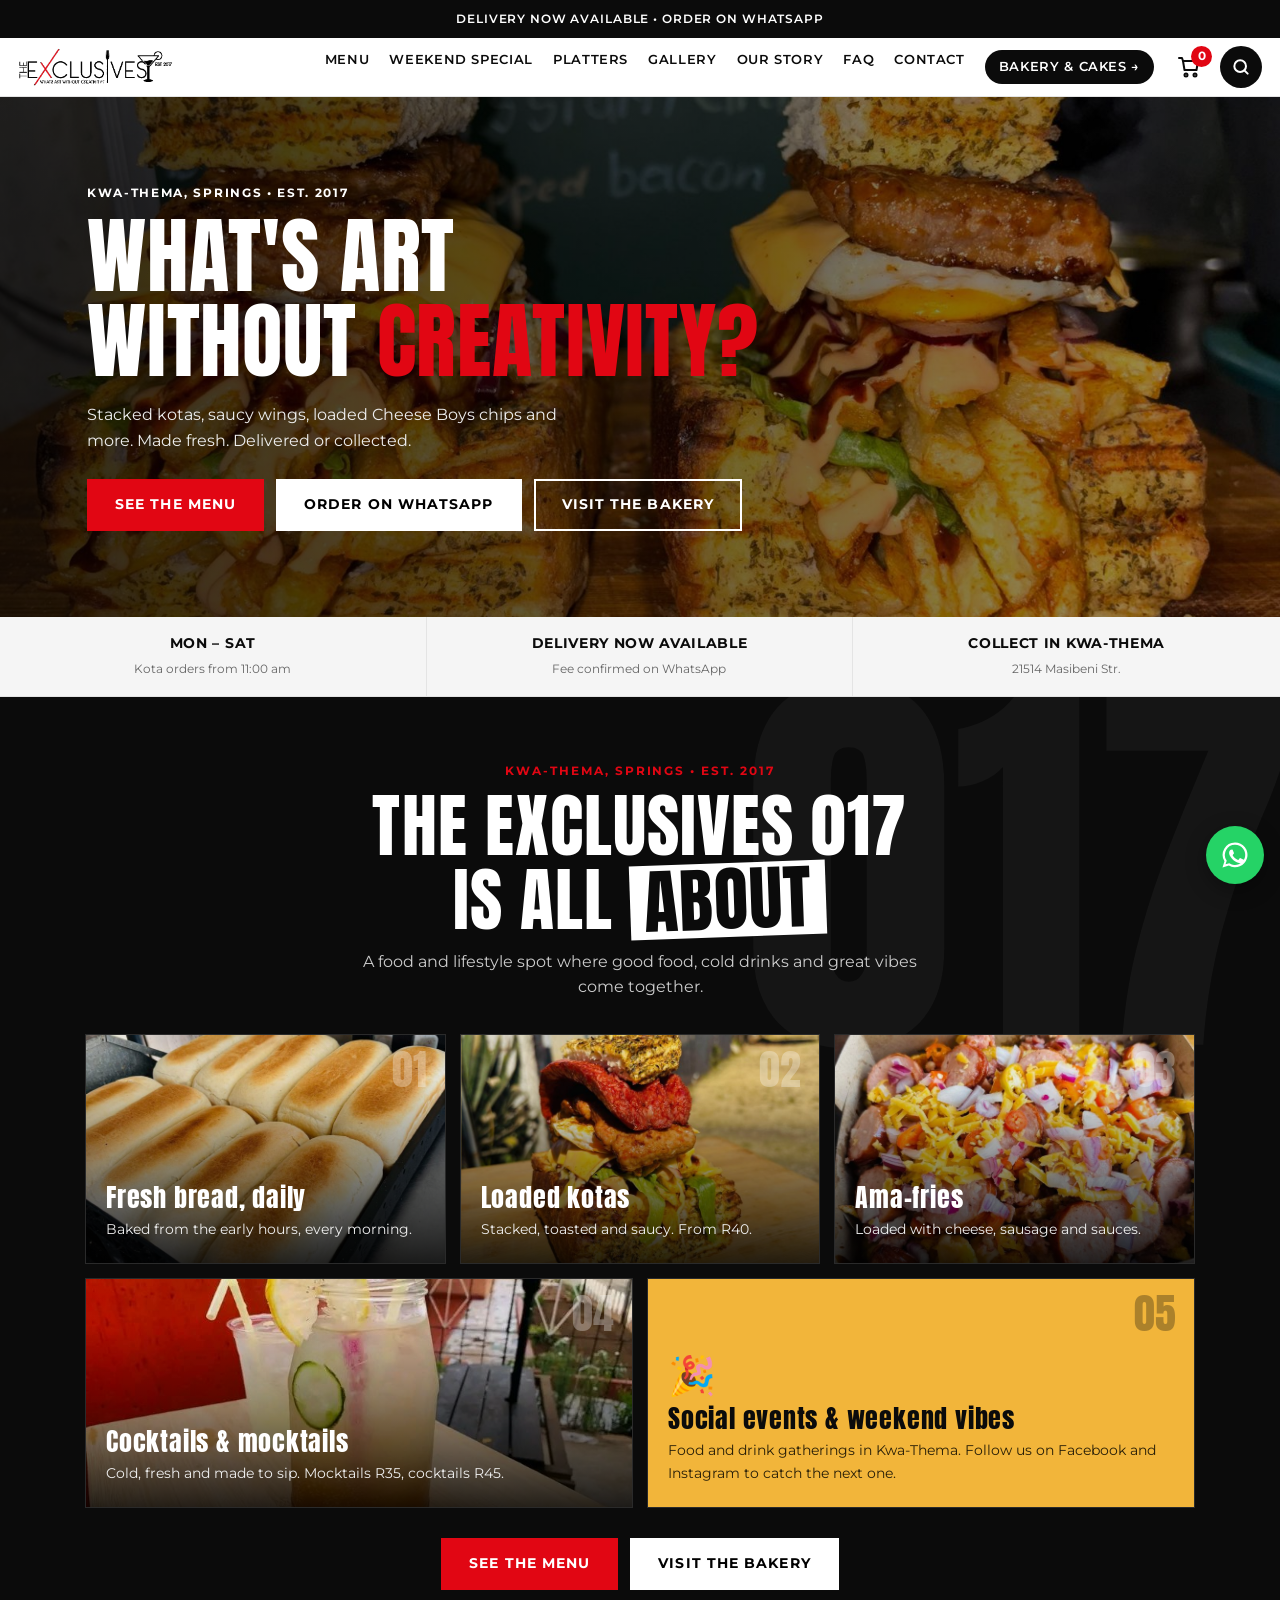
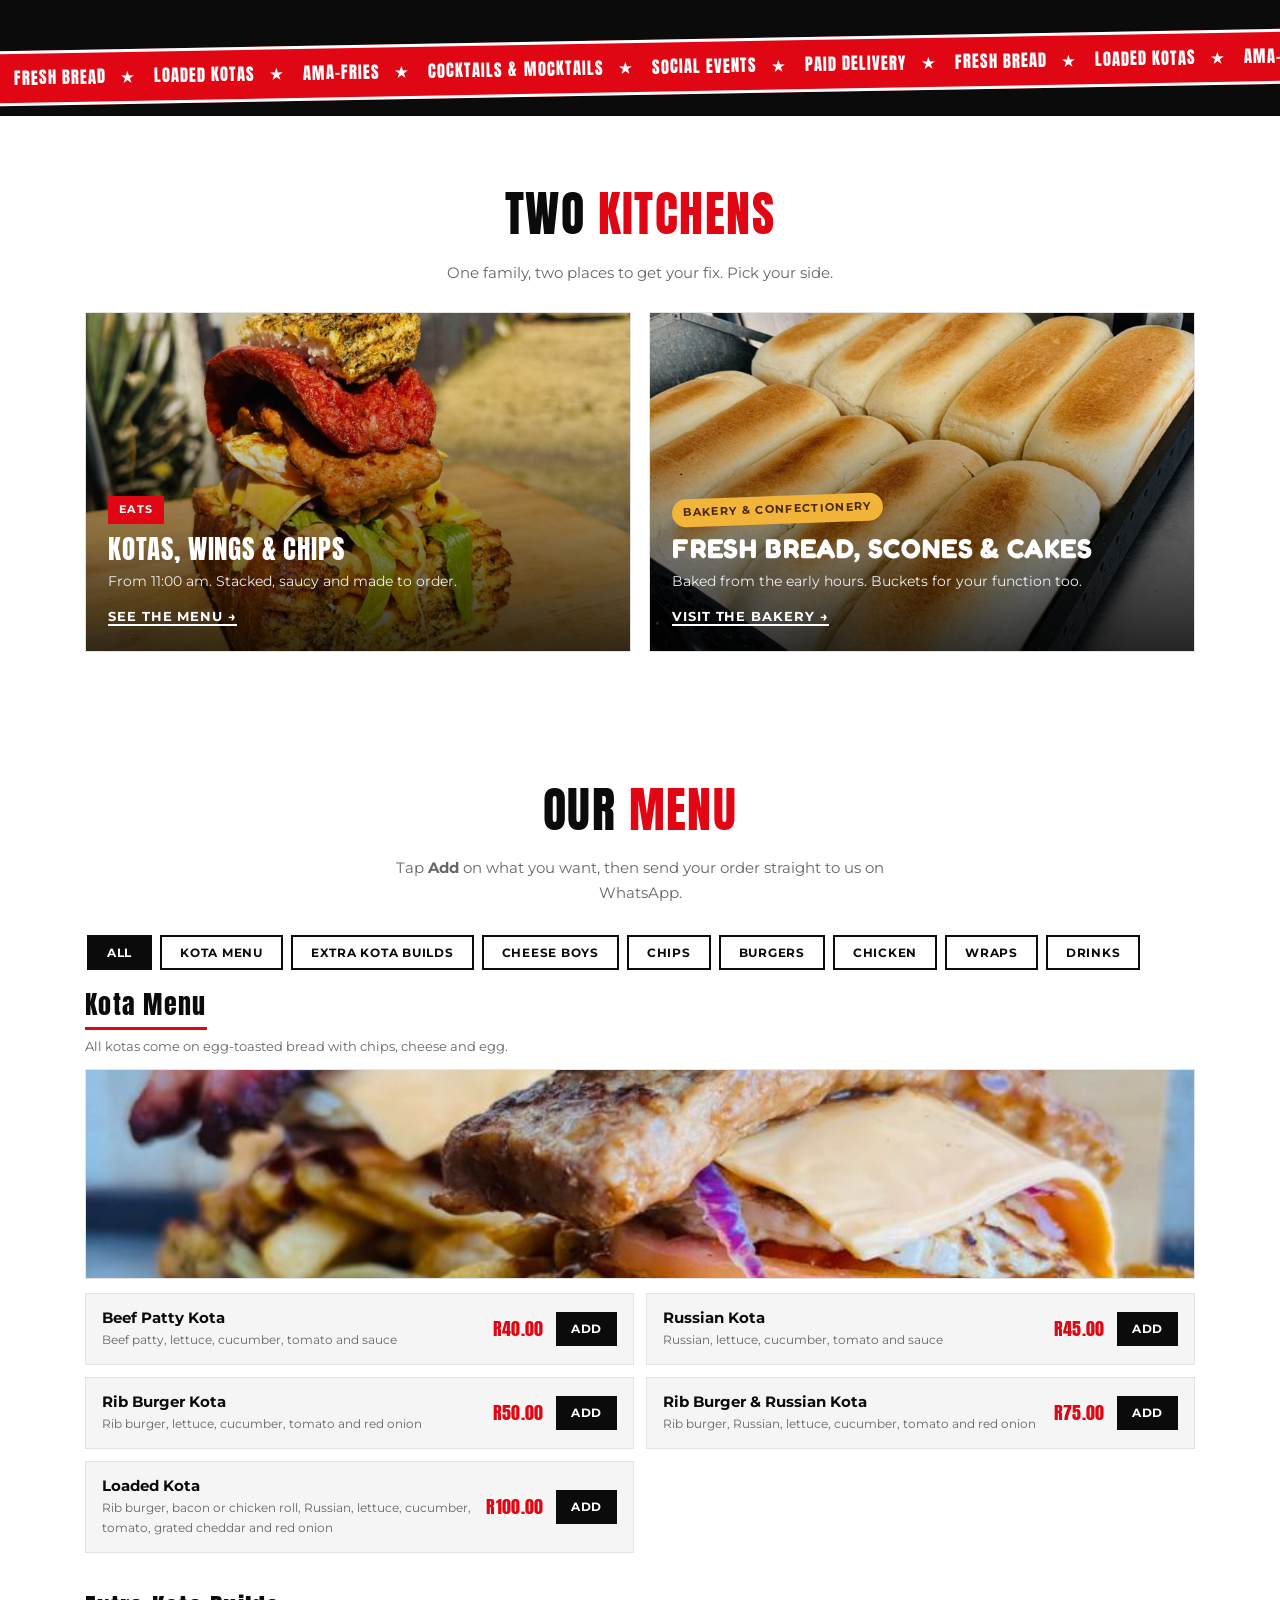
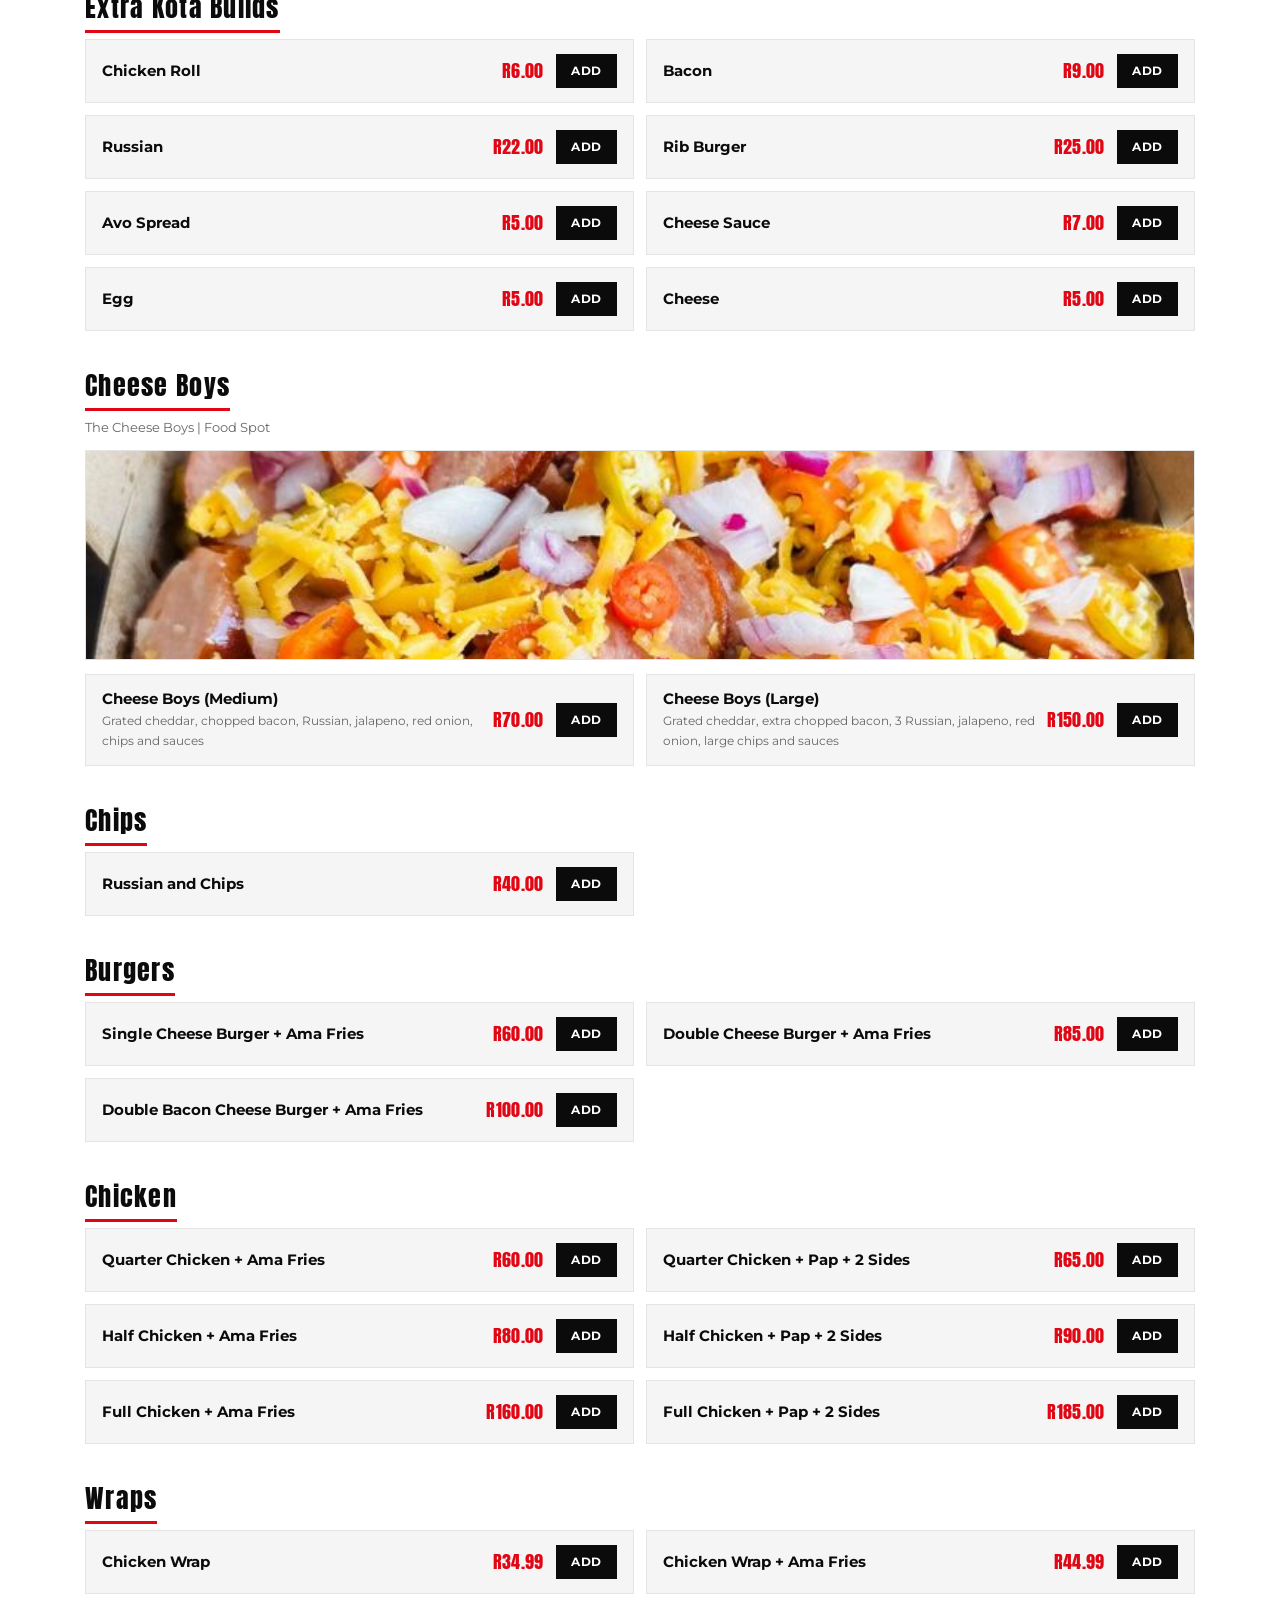
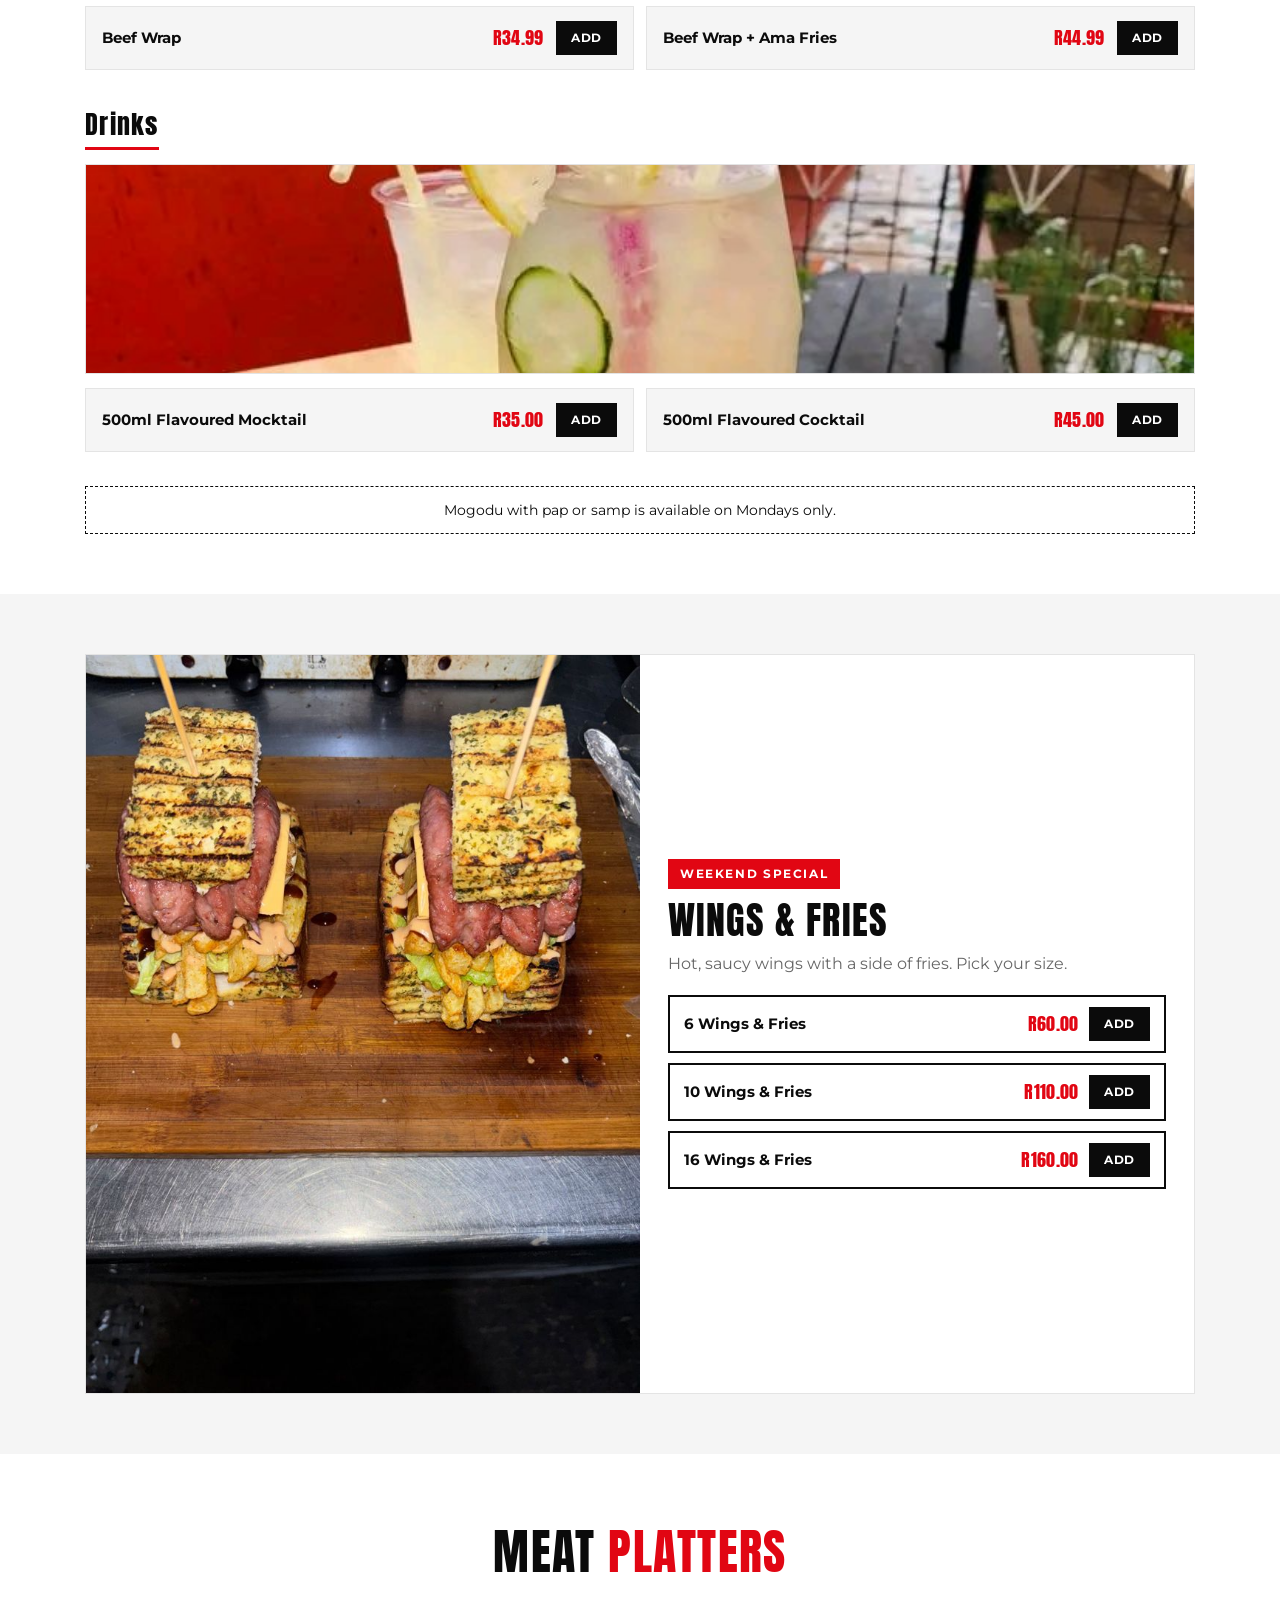
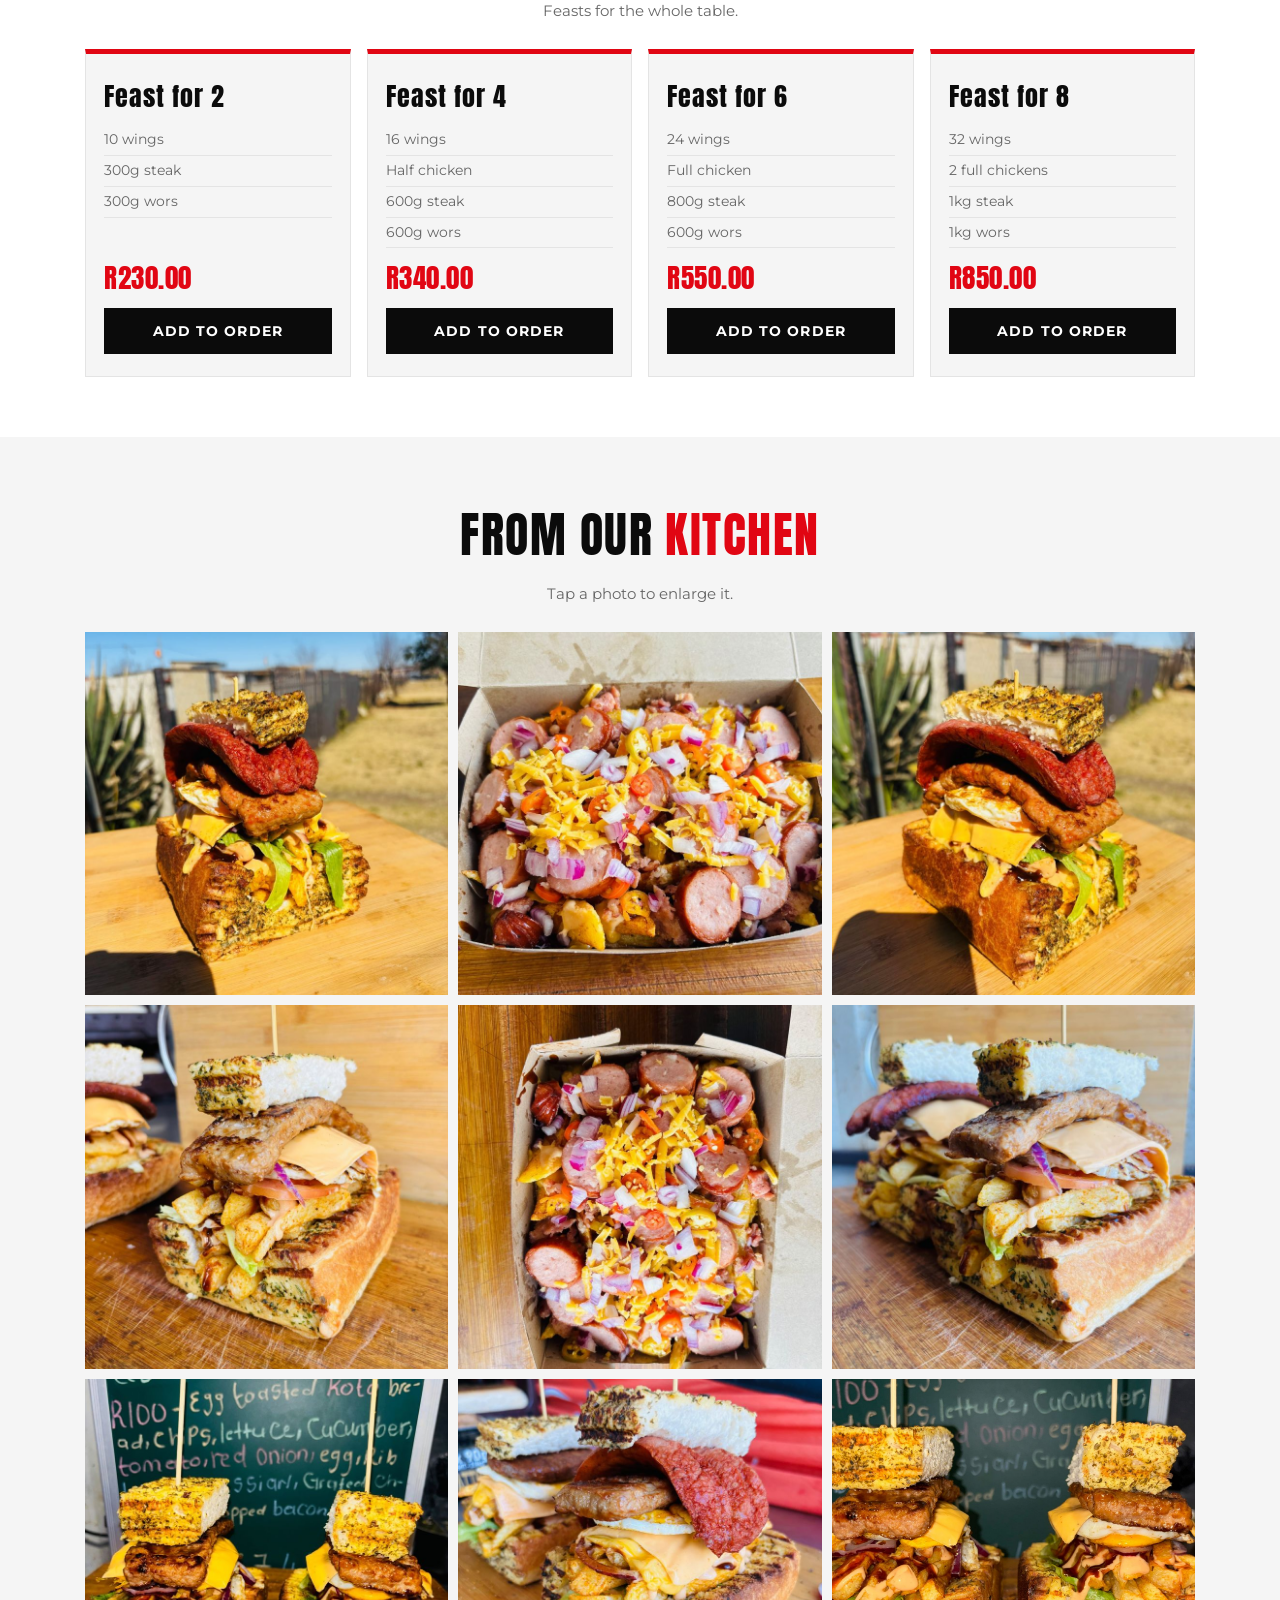
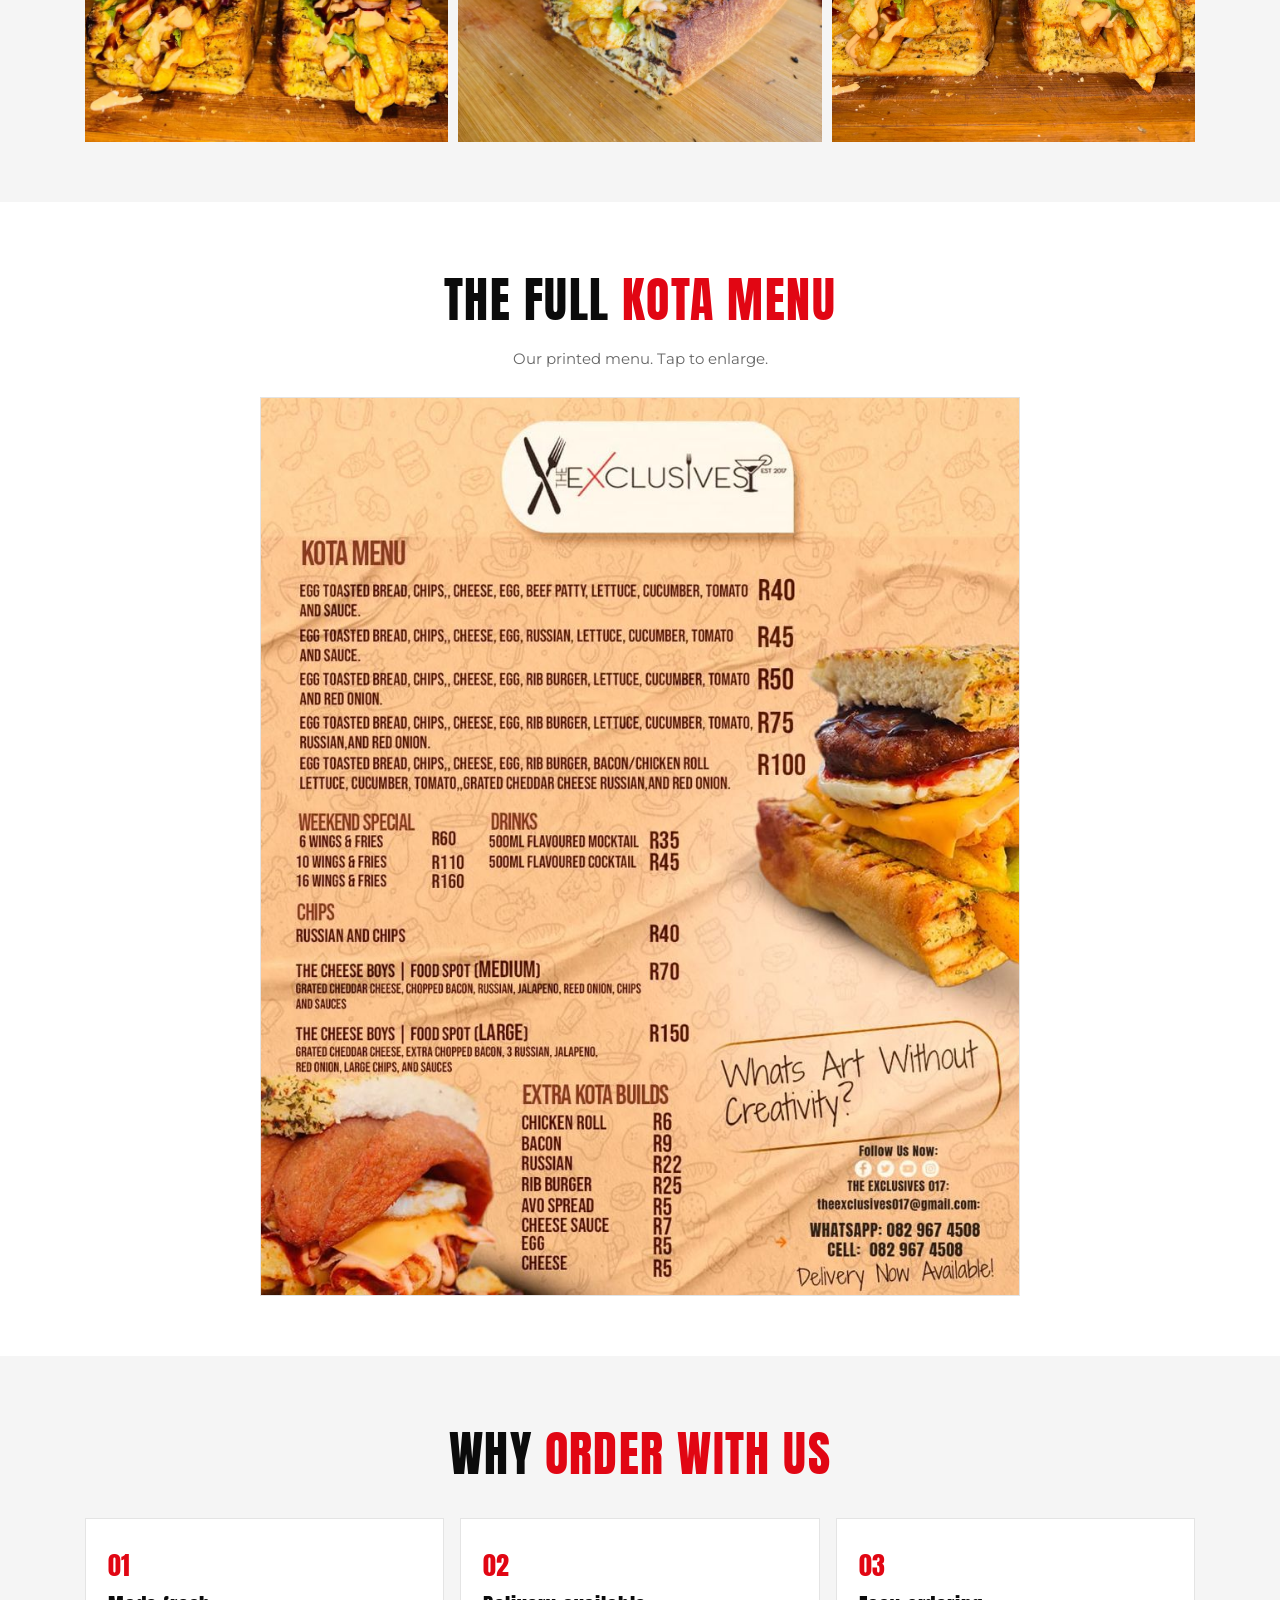
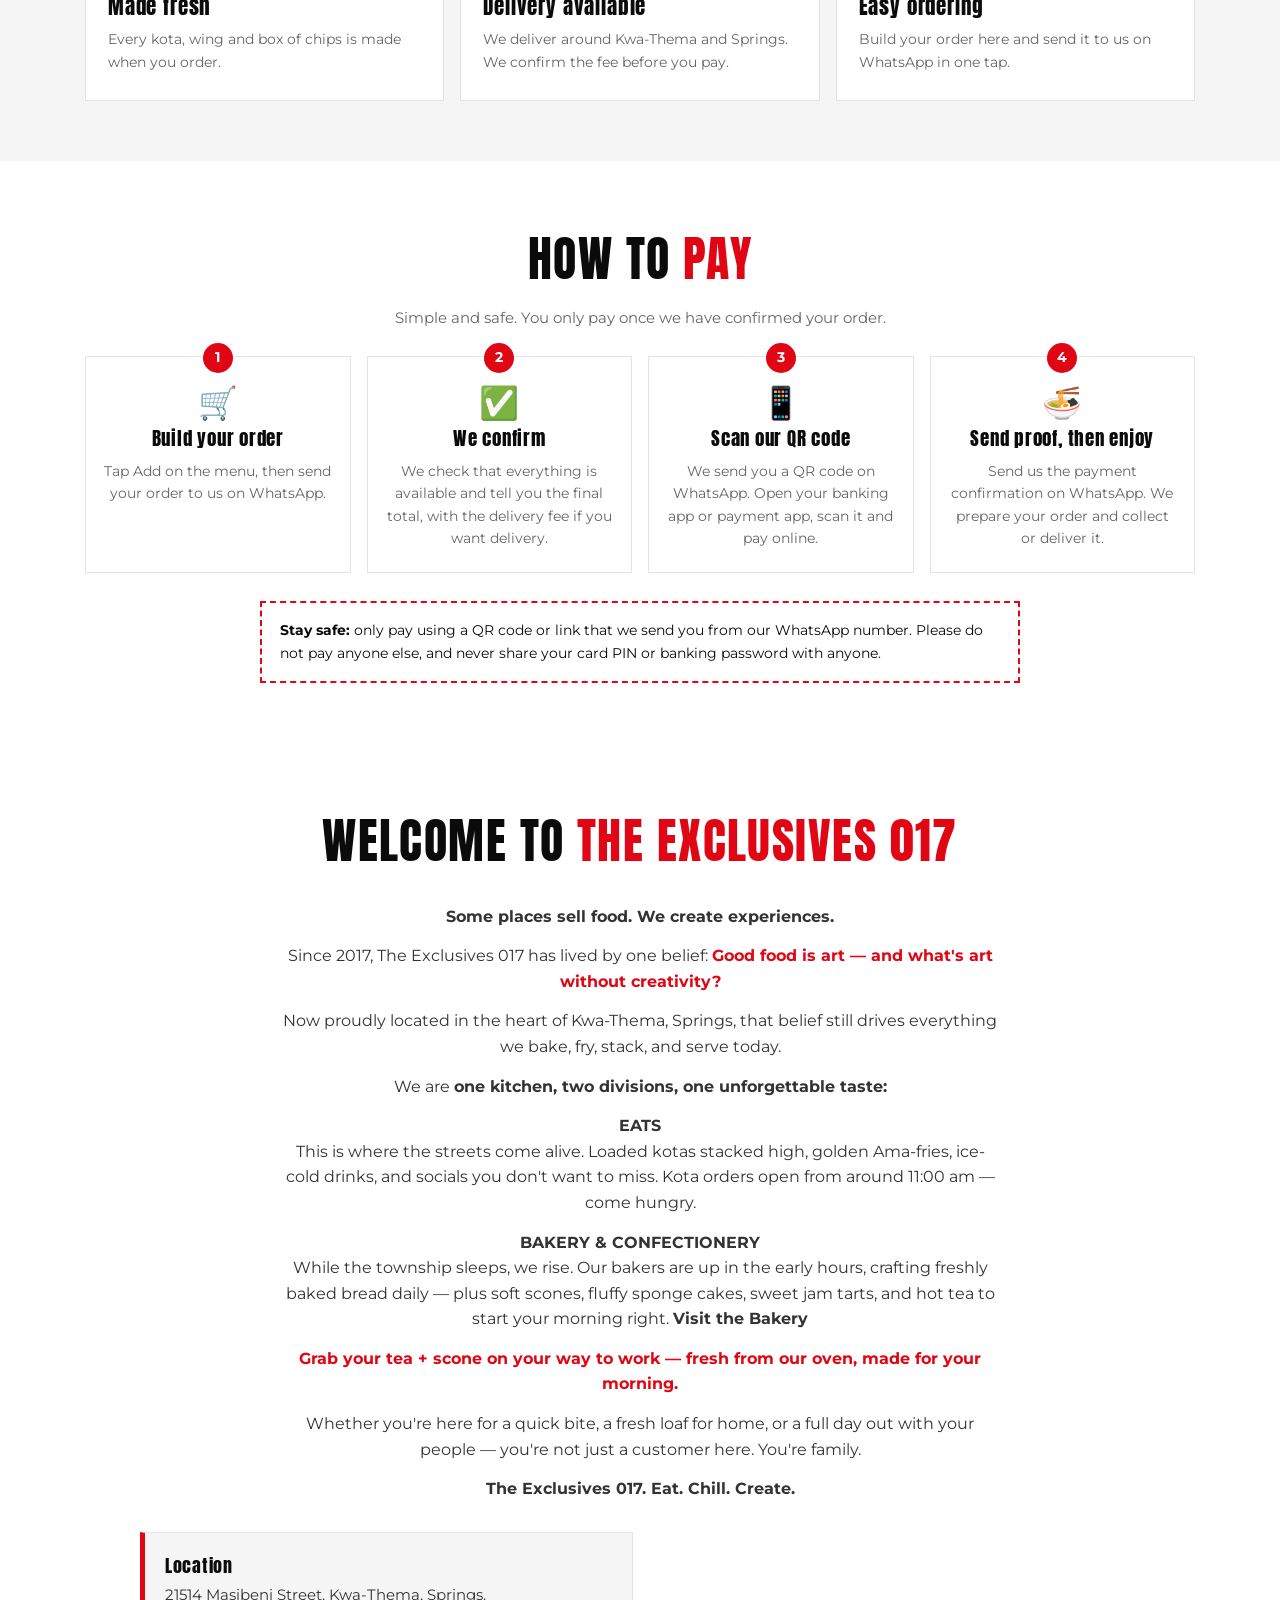
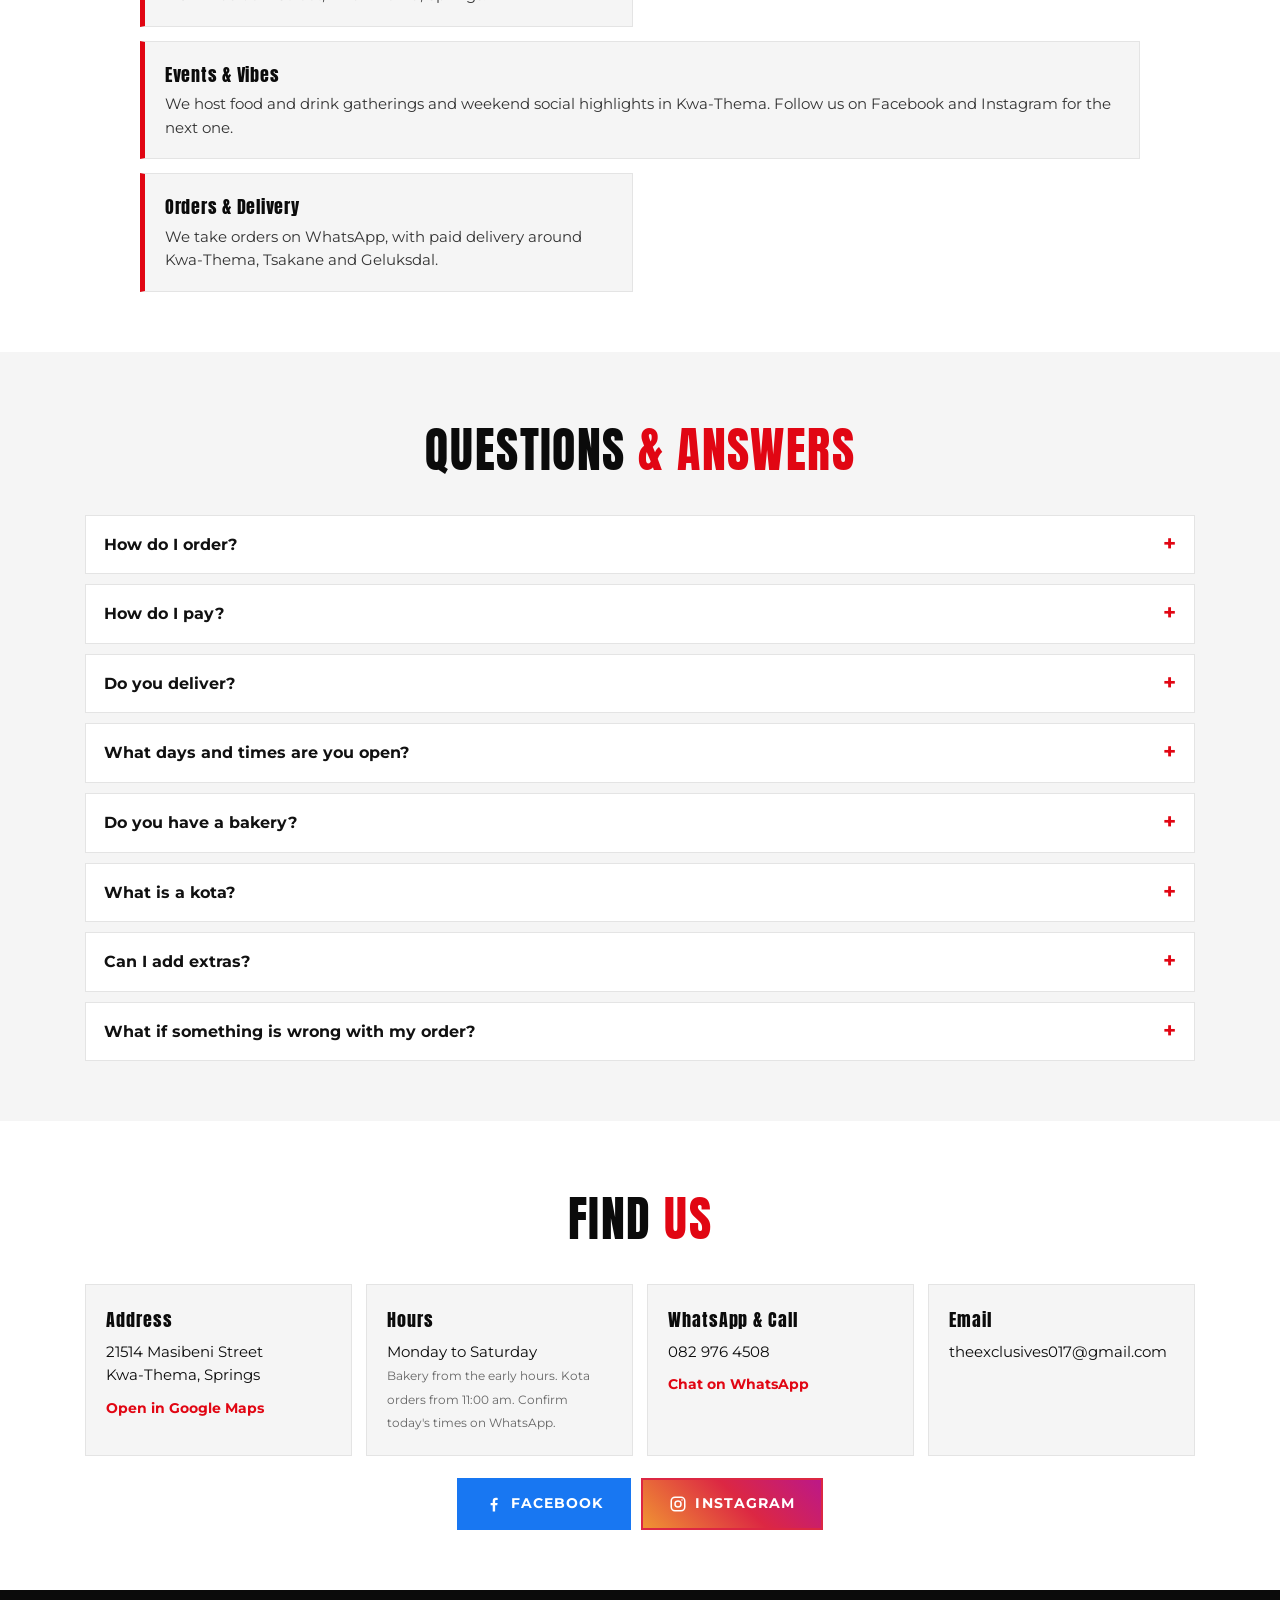
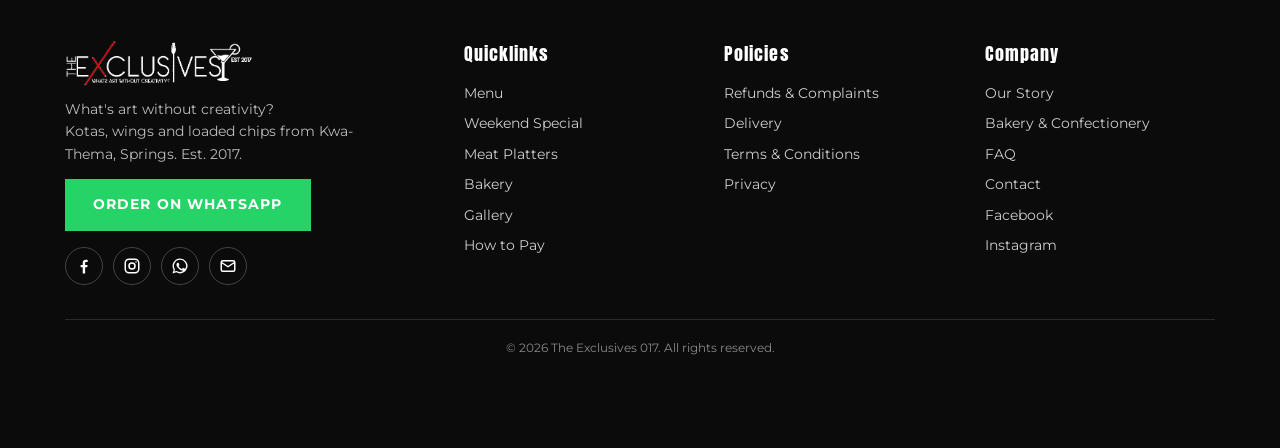
<file: index.html>
<!DOCTYPE html>
<html lang="en">
<head>
<meta charset="UTF-8">
<meta name="viewport" content="width=device-width, initial-scale=1">
<title>The Exclusives 017 | Kota, Wings &amp; Cheese Boys in Kwa-Thema, Springs</title>
<meta name="description" content="The Exclusives 017: kotas, wings, loaded chips, burgers and meat platters in Kwa-Thema, Springs. Delivery available. Order on WhatsApp.">
<link rel="preconnect" href="https://fonts.googleapis.com">
<link rel="preconnect" href="https://fonts.gstatic.com" crossorigin>
<link href="https://fonts.googleapis.com/css2?family=Anton&family=Fredoka:wght@600;700&family=Montserrat:wght@400;500;600;700&display=swap" rel="stylesheet">
<link rel="stylesheet" href="style.css">
</head>
<body>

<div class="announce" id="announce">Delivery now available &bull; Order on WhatsApp</div>

<header class="site-header">
  <a class="logo" href="#top" aria-label="The Exclusives 017 home"><img src="images/logo.png" alt="The Exclusives 017"></a>
  <nav class="nav" id="nav">
    <a href="#menu">Menu</a>
    <a href="#special">Weekend Special</a>
    <a href="#platters">Platters</a>
    <a href="#gallery">Gallery</a>
    <a href="#story">Our Story</a>
    <a href="#faq">FAQ</a>
    <a href="#contact">Contact</a>
    <a class="nav-switch" href="bakery.html">Bakery &amp; Cakes &rarr;</a>
  </nav>
  <div class="tools">
    <button class="cart-btn" id="cartBtn" aria-label="Open your order">
      <svg viewBox="0 0 24 24" width="24" height="24" fill="none" stroke="currentColor" stroke-width="2" stroke-linecap="round" stroke-linejoin="round"><path d="M6 6h15l-1.5 9h-12z"/><path d="M6 6L5 3H2"/><circle cx="9" cy="20" r="1.5"/><circle cx="18" cy="20" r="1.5"/></svg>
      <span class="cart-count" id="cartCount">0</span>
    </button>
    <button class="round-btn" id="searchBtn" aria-label="Search the menu">
      <svg viewBox="0 0 24 24" width="20" height="20" fill="none" stroke="#fff" stroke-width="2.4" stroke-linecap="round"><circle cx="11" cy="11" r="7"/><path d="M20 20l-4-4"/></svg>
    </button>
    <button class="round-btn burger" id="menuToggle" aria-label="Menu"><span></span><span></span><span></span></button>
  </div>
</header>

<div class="search-panel" id="searchPanel" hidden>
  <input id="searchInput" type="search" placeholder="Search the menu, e.g. wings, kota, cheese" autocomplete="off">
</div>

<main id="top">

<!-- HERO -->
<section class="hero">
  <div class="hero-inner">
    <p class="eyebrow">Kwa-Thema, Springs &bull; Est. 2017</p>
    <h1>WHAT'S ART<br>WITHOUT <span>CREATIVITY?</span></h1>
    <p class="lead">Stacked kotas, saucy wings, loaded Cheese Boys chips and more. Made fresh. Delivered or collected.</p>
    <div class="hero-btns">
      <a class="btn btn-red" href="#menu">See the menu</a>
      <a class="btn btn-white" id="heroWa" href="#" target="_blank" rel="noopener">Order on WhatsApp</a>
      <a class="btn btn-line" href="bakery.html">Visit the Bakery</a>
    </div>
  </div>
</section>

<section class="strip">
  <div><strong>Mon &ndash; Sat</strong><span>Kota orders from 11:00 am</span></div>
  <div><strong>Delivery now available</strong><span>Fee confirmed on WhatsApp</span></div>
  <div><strong>Collect in Kwa-Thema</strong><span>21514 Masibeni Str.</span></div>
</section>

<!-- ALL ABOUT -->
<section class="about-us" id="about-us">
  <div class="au-inner">
    <p class="au-eyebrow">Kwa-Thema, Springs &bull; Est. 2017</p>
    <h2 class="au-title">THE EXCLUSIVES 017<br>IS ALL <span>ABOUT</span></h2>
    <p class="au-lead">A food and lifestyle spot where good food, cold drinks and great vibes come together.</p>
    <div class="au-grid">
      <div class="au-tile t-photo" style="--bg:url('images/bakery-tray.jpg')"><span class="au-no">01</span><h3>Fresh bread, daily</h3><p>Baked from the early hours, every morning.</p></div>
      <div class="au-tile t-photo" style="--bg:url('images/kota-1.jpg')"><span class="au-no">02</span><h3>Loaded kotas</h3><p>Stacked, toasted and saucy. From R40.</p></div>
      <div class="au-tile t-photo" style="--bg:url('images/fries-1.jpg')"><span class="au-no">03</span><h3>Ama-fries</h3><p>Loaded with cheese, sausage and sauces.</p></div>
      <div class="au-tile t-photo" style="--bg:url('images/drinks.jpg')"><span class="au-no">04</span><h3>Cocktails &amp; mocktails</h3><p>Cold, fresh and made to sip. Mocktails R35, cocktails R45.</p></div>
      <div class="au-tile t-gold"><span class="au-no">05</span><span class="au-ico">&#127881;</span><h3>Social events &amp; weekend vibes</h3><p>Food and drink gatherings in Kwa-Thema. Follow us on Facebook and Instagram to catch the next one.</p></div>
    </div>
    <div class="au-cta">
      <a class="btn btn-red" href="#menu">See the menu</a>
      <a class="btn btn-white" href="bakery.html">Visit the Bakery</a>
    </div>
  </div>
  <div class="au-ribbon" aria-hidden="true"><div class="au-track">
    <span>Fresh bread</span><span>Loaded kotas</span><span>Ama-fries</span><span>Cocktails &amp; mocktails</span><span>Social events</span><span>Paid delivery</span>
    <span>Fresh bread</span><span>Loaded kotas</span><span>Ama-fries</span><span>Cocktails &amp; mocktails</span><span>Social events</span><span>Paid delivery</span>
  </div></div>
</section>

<!-- TWO KITCHENS -->
<section class="section kitchens-wrap">
  <h2 class="title">TWO <span>KITCHENS</span></h2>
  <p class="sub">One family, two places to get your fix. Pick your side.</p>
  <div class="kitchens">
    <a class="kitchen k-eats" href="#menu">
      <img src="images/kota-1.jpg" alt="Stacked kota with rib burger, egg and cheese" loading="lazy">
      <div class="k-body"><span class="k-tag">Eats</span><h3>KOTAS, WINGS &amp; CHIPS</h3><p>From 11:00 am. Stacked, saucy and made to order.</p><span class="k-go">See the menu &rarr;</span></div>
    </a>
    <a class="kitchen k-bakery" href="bakery.html">
      <img src="images/bakery-tray.jpg" alt="Fresh loaves of bread on a tray" loading="lazy">
      <div class="k-body"><span class="k-tag">Bakery &amp; Confectionery</span><h3>FRESH BREAD, SCONES &amp; CAKES</h3><p>Baked from the early hours. Buckets for your function too.</p><span class="k-go">Visit the bakery &rarr;</span></div>
    </a>
  </div>
</section>

<!-- MENU -->
<section class="section" id="menu">
  <h2 class="title">OUR <span>MENU</span></h2>
  <p class="sub">Tap <b>Add</b> on what you want, then send your order straight to us on WhatsApp.</p>
  <div class="chips" id="chips"></div>
  <div id="menuList"></div>
  <p class="no-results" id="noResults" hidden>Nothing found. Try another word.</p>
  <p class="note-box">Mogodu with pap or samp is available on Mondays only.</p>
</section>

<!-- WEEKEND SPECIAL -->
<section class="section band" id="special">
  <div class="deal">
    <img src="images/double-board.jpg" alt="Two stacked kotas on a wooden board" loading="lazy">
    <div class="deal-body">
      <span class="tag">WEEKEND SPECIAL</span>
      <h2>WINGS &amp; FRIES</h2>
      <p>Hot, saucy wings with a side of fries. Pick your size.</p>
      <div class="deal-opts" id="dealOpts"></div>
    </div>
  </div>
</section>

<!-- PLATTERS -->
<section class="section" id="platters">
  <h2 class="title">MEAT <span>PLATTERS</span></h2>
  <p class="sub">Feasts for the whole table.</p>
  <div class="platters" id="platterList"></div>
</section>

<!-- GALLERY -->
<section class="section band" id="gallery">
  <h2 class="title">FROM OUR <span>KITCHEN</span></h2>
  <p class="sub">Tap a photo to enlarge it.</p>
  <div class="gallery" id="galleryGrid">
    <img src="images/kota-1.jpg" alt="Kota stacked with rib burger, egg and cheese" loading="lazy">
    <img src="images/fries-1.jpg" alt="Cheese Boys loaded chips with sausage, cheese and onion" loading="lazy">
    <img src="images/kota-2.jpg" alt="Kota with polony, egg, cheese and lettuce" loading="lazy">
    <img src="images/kota-5.jpg" alt="Kota with chips, tomato and cheese" loading="lazy">
    <img src="images/fries-2.jpg" alt="Loaded chips from above" loading="lazy">
    <img src="images/kota-3.jpg" alt="Kota on a wooden board" loading="lazy">
    <img src="images/kota-4.jpg" alt="Two kotas in front of the menu board" loading="lazy">
    <img src="images/kota-6.jpg" alt="Kota with rib burger and polony" loading="lazy">
    <img src="images/hero.jpg" alt="Two kotas with chips and sauces" loading="lazy">
  </div>
</section>

<!-- MENU BOARD -->
<section class="section" id="board">
  <h2 class="title">THE FULL <span>KOTA MENU</span></h2>
  <p class="sub">Our printed menu. Tap to enlarge.</p>
  <div class="board"><img id="boardImg" src="images/menu-board.jpg" alt="The Exclusives 017 kota menu with prices" loading="lazy"></div>
</section>

<!-- WHY US -->
<section class="section band">
  <h2 class="title">WHY <span>ORDER WITH US</span></h2>
  <div class="why">
    <div class="why-card"><span>01</span><h3>Made fresh</h3><p>Every kota, wing and box of chips is made when you order.</p></div>
    <div class="why-card"><span>02</span><h3>Delivery available</h3><p>We deliver around Kwa-Thema and Springs. We confirm the fee before you pay.</p></div>
    <div class="why-card"><span>03</span><h3>Easy ordering</h3><p>Build your order here and send it to us on WhatsApp in one tap.</p></div>
  </div>
</section>

<!-- HOW TO PAY -->
<section class="section" id="pay">
  <h2 class="title">HOW TO <span>PAY</span></h2>
  <p class="sub">Simple and safe. You only pay once we have confirmed your order.</p>
  <div class="pay-steps">
    <div class="pay-step"><span class="pay-no">1</span><div class="pay-ico">&#128722;</div><h3>Build your order</h3><p>Tap Add on the menu, then send your order to us on WhatsApp.</p></div>
    <div class="pay-step"><span class="pay-no">2</span><div class="pay-ico">&#9989;</div><h3>We confirm</h3><p>We check that everything is available and tell you the final total, with the delivery fee if you want delivery.</p></div>
    <div class="pay-step"><span class="pay-no">3</span><div class="pay-ico">&#128241;</div><h3>Scan our QR code</h3><p>We send you a QR code on WhatsApp. Open your banking app or payment app, scan it and pay online.</p></div>
    <div class="pay-step"><span class="pay-no">4</span><div class="pay-ico">&#127836;</div><h3>Send proof, then enjoy</h3><p>Send us the payment confirmation on WhatsApp. We prepare your order and collect or deliver it.</p></div>
  </div>
  <div class="pay-safe"><b>Stay safe:</b> only pay using a QR code or link that we send you from our WhatsApp number. Please do not pay anyone else, and never share your card PIN or banking password with anyone.</div>
</section>

<!-- STORY -->
<section class="section" id="story">
  <h2 class="title">WELCOME TO <span>THE EXCLUSIVES 017</span></h2>
  <div class="story">
    <p><b>Some places sell food. We create experiences.</b></p>
    <p>Since 2017, The Exclusives 017 has lived by one belief: <em>Good food is art &mdash; and what's art without creativity?</em></p>
    <p>Now proudly located in the heart of Kwa-Thema, Springs, that belief still drives everything we bake, fry, stack, and serve today.</p>
    <p>We are <b>one kitchen, two divisions, one unforgettable taste:</b></p>
    <p><b>EATS</b><br>This is where the streets come alive. Loaded kotas stacked high, golden Ama-fries, ice-cold drinks, and socials you don't want to miss. Kota orders open from around 11:00 am &mdash; come hungry.</p>
    <p><b>BAKERY &amp; CONFECTIONERY</b><br>While the township sleeps, we rise. Our bakers are up in the early hours, crafting freshly baked bread daily &mdash; plus soft scones, fluffy sponge cakes, sweet jam tarts, and hot tea to start your morning right. <a href="bakery.html"><b>Visit the Bakery</b></a></p>
    <p><em>Grab your tea + scone on your way to work &mdash; fresh from our oven, made for your morning.</em></p>
    <p>Whether you're here for a quick bite, a fresh loaf for home, or a full day out with your people &mdash; you're not just a customer here. You're family.</p>
    <p><b>The Exclusives 017. Eat. Chill. Create.</b></p>
  </div>
  <div class="story-grid">
    <div class="s-card"><h3>Location</h3><p>21514 Masibeni Street, Kwa-Thema, Springs.</p></div>
    <div class="s-card"><h3>Events &amp; Vibes</h3><p>We host food and drink gatherings and weekend social highlights in Kwa-Thema. Follow us on Facebook and Instagram for the next one.</p></div>
    <div class="s-card"><h3>Orders &amp; Delivery</h3><p>We take orders on WhatsApp, with paid delivery around Kwa-Thema, Tsakane and Geluksdal.</p></div>
  </div>
</section>

<!-- FAQ -->
<section class="section band" id="faq">
  <h2 class="title">QUESTIONS <span>&amp; ANSWERS</span></h2>
  <div class="faq">
    <details><summary>How do I order?</summary><p>Tap Add on the menu, open your order with the cart button, fill in your name and send it on WhatsApp. We reply to confirm.</p></details>
        <details><summary>How do I pay?</summary><p>Pay online after we confirm your order. We send you a QR code on WhatsApp: open your banking or payment app, scan it and pay. Then send us the payment confirmation. Only pay using a QR code or link that comes from our WhatsApp number.</p></details>
    <details><summary>Do you deliver?</summary><p>Yes, delivery is now available. The delivery fee depends on where you are and is confirmed on WhatsApp before you pay.</p></details>
    <details><summary>What days and times are you open?</summary><p>Monday to Saturday. Our bakery starts in the early hours, and kota orders open from around 11:00 am. Message us on WhatsApp to confirm today's times.</p></details>
    <details><summary>Do you have a bakery?</summary><p>Yes. Our <a href="bakery.html">Bakery &amp; Confectionery</a> makes fresh bread, scones, sponge cakes, jam tarts and oat biscuits, plus buckets for functions.</p></details>
    <details><summary>What is a kota?</summary><p>A kota is a hollowed-out loaf stacked with chips, egg, cheese, meat, fresh veg and sauces. Ours is built on egg-toasted bread.</p></details>
    <details><summary>Can I add extras?</summary><p>Yes. Extra kota builds like bacon, Russian, rib burger, egg and cheese sauce are on the menu under Extra Kota Builds.</p></details>
    <details><summary>What if something is wrong with my order?</summary><p>Message us on WhatsApp straight away with a photo. See our <a href="policies.html#refund">Refunds &amp; Complaints</a> policy.</p></details>
  </div>
</section>

<!-- CONTACT -->
<section class="section" id="contact">
  <h2 class="title">FIND <span>US</span></h2>
  <div class="contact">
    <div class="c-card"><h3>Address</h3><p>21514 Masibeni Street<br>Kwa-Thema, Springs</p>
      <a class="link" target="_blank" rel="noopener" href="https://www.google.com/maps/search/?api=1&query=21514+Masibeni+Street+Kwa-Thema+Springs">Open in Google Maps</a></div>
    <div class="c-card"><h3>Hours</h3><p>Monday to Saturday<br><small>Bakery from the early hours. Kota orders from 11:00 am. Confirm today's times on WhatsApp.</small></p></div>
    <div class="c-card"><h3>WhatsApp &amp; Call</h3><p><a id="phoneLink" href="#">082 976 4508</a></p>
      <a class="link" id="contactWa" target="_blank" rel="noopener" href="#">Chat on WhatsApp</a></div>
    <div class="c-card"><h3>Email</h3><p><a href="mailto:theexclusives017@gmail.com">theexclusives017@gmail.com</a></p></div>
  </div>
  <p class="follow"><a class="btn btn-fb" href="https://www.facebook.com/LifestyleLeBophelo" target="_blank" rel="noopener"><svg viewBox="0 0 24 24" width="18" height="18" fill="currentColor"><path d="M13.5 22v-8.2h2.8l.5-3.3h-3.3V8.4c0-.9.3-1.6 1.7-1.6h1.7V3.9c-.3 0-1.3-.1-2.5-.1-2.5 0-4.1 1.5-4.1 4.2v2.5H7.5v3.3h2.8V22h3.2z"/></svg> Facebook</a> <a class="btn btn-ig" href="https://www.instagram.com/theexclusives017" target="_blank" rel="noopener"><svg viewBox="0 0 24 24" width="18" height="18" fill="none" stroke="currentColor" stroke-width="2"><rect x="3" y="3" width="18" height="18" rx="5"/><circle cx="12" cy="12" r="4"/><circle cx="17.3" cy="6.7" r="1" fill="currentColor" stroke="none"/></svg> Instagram</a></p>
</section>

</main>

<footer class="site-footer">
  <div class="foot-top">
    <div class="foot-brand">
      <img src="images/logo-white.png" alt="The Exclusives 017">
      <p>What's art without creativity?<br>Kotas, wings and loaded chips from Kwa-Thema, Springs. Est. 2017.</p>
      <a class="btn btn-wa" id="footWa" href="#" target="_blank" rel="noopener">Order on WhatsApp</a>
      <div class="socials"><a href="https://www.facebook.com/LifestyleLeBophelo" target="_blank" rel="noopener" aria-label="Facebook"><svg viewBox="0 0 24 24" width="18" height="18" fill="currentColor"><path d="M13.5 22v-8.2h2.8l.5-3.3h-3.3V8.4c0-.9.3-1.6 1.7-1.6h1.7V3.9c-.3 0-1.3-.1-2.5-.1-2.5 0-4.1 1.5-4.1 4.2v2.5H7.5v3.3h2.8V22h3.2z"/></svg></a><a href="https://www.instagram.com/theexclusives017" target="_blank" rel="noopener" aria-label="Instagram"><svg viewBox="0 0 24 24" width="18" height="18" fill="none" stroke="currentColor" stroke-width="2"><rect x="3" y="3" width="18" height="18" rx="5"/><circle cx="12" cy="12" r="4"/><circle cx="17.3" cy="6.7" r="1" fill="currentColor" stroke="none"/></svg></a><a id="footWaIcon" href="#" target="_blank" rel="noopener" aria-label="WhatsApp"><svg viewBox="0 0 24 24" width="18" height="18" fill="currentColor"><path d="M12.04 2a9.9 9.9 0 0 0-8.46 15.04L2 22l5.1-1.55A9.9 9.9 0 1 0 12.04 2zm0 1.8a8.1 8.1 0 1 1-4.3 14.96l-.3-.19-3 .91.93-2.93-.2-.31A8.1 8.1 0 0 1 12.04 3.8zm-3 3.9c-.2 0-.5.07-.76.35-.26.28-1 1-1 2.4s1.03 2.8 1.17 3c.15.2 2 3.2 4.95 4.35 2.45.97 2.95.78 3.48.73.53-.05 1.7-.7 1.94-1.37.24-.68.24-1.26.17-1.38-.07-.12-.27-.2-.56-.34-.3-.15-1.7-.84-1.97-.94-.27-.1-.46-.15-.66.15-.2.3-.76.94-.93 1.13-.17.2-.34.22-.63.07-.3-.15-1.25-.46-2.37-1.47-.88-.78-1.47-1.75-1.64-2.05-.17-.3-.02-.46.13-.6.13-.13.3-.34.44-.52.15-.17.2-.3.3-.5.1-.2.05-.37-.02-.52-.07-.15-.66-1.6-.9-2.18-.24-.57-.48-.5-.66-.5z"/></svg></a><a href="mailto:theexclusives017@gmail.com" aria-label="Email"><svg viewBox="0 0 24 24" width="18" height="18" fill="none" stroke="currentColor" stroke-width="2" stroke-linejoin="round"><rect x="3" y="5" width="18" height="14" rx="2"/><path d="M3 7l9 6 9-6"/></svg></a></div>
    </div>
    <div>
      <h4>Quicklinks</h4>
      <a href="#menu">Menu</a>
      <a href="#special">Weekend Special</a>
      <a href="#platters">Meat Platters</a>
      <a href="bakery.html">Bakery</a>
      <a href="#gallery">Gallery</a>
      <a href="#pay">How to Pay</a>
    </div>
    <div>
      <h4>Policies</h4>
      <a href="policies.html#refund">Refunds &amp; Complaints</a>
      <a href="policies.html#delivery">Delivery</a>
      <a href="policies.html#terms">Terms &amp; Conditions</a>
      <a href="policies.html#privacy">Privacy</a>
    </div>
    <div>
      <h4>Company</h4>
      <a href="#story">Our Story</a>
      <a href="bakery.html">Bakery &amp; Confectionery</a>
      <a href="#faq">FAQ</a>
      <a href="#contact">Contact</a>
      <a href="https://www.facebook.com/LifestyleLeBophelo" target="_blank" rel="noopener">Facebook</a>
      <a href="https://www.instagram.com/theexclusives017" target="_blank" rel="noopener">Instagram</a>
    </div>
  </div>
  <p class="copy">&copy; <span id="yr"></span> The Exclusives 017. All rights reserved.</p>
</footer>

<a class="wa-float" id="waFloat" href="#" target="_blank" rel="noopener" aria-label="Chat on WhatsApp">
  <svg viewBox="0 0 24 24" width="30" height="30" fill="#fff"><path d="M12.04 2a9.9 9.9 0 0 0-8.46 15.04L2 22l5.1-1.55A9.9 9.9 0 1 0 12.04 2zm0 1.8a8.1 8.1 0 1 1-4.3 14.96l-.3-.19-3 .91.93-2.93-.2-.31A8.1 8.1 0 0 1 12.04 3.8zm-3 3.9c-.2 0-.5.07-.76.35-.26.28-1 1-1 2.4s1.03 2.8 1.17 3c.15.2 2 3.2 4.95 4.35 2.45.97 2.95.78 3.48.73.53-.05 1.7-.7 1.94-1.37.24-.68.24-1.26.17-1.38-.07-.12-.27-.2-.56-.34-.3-.15-1.7-.84-1.97-.94-.27-.1-.46-.15-.66.15-.2.3-.76.94-.93 1.13-.17.2-.34.22-.63.07-.3-.15-1.25-.46-2.37-1.47-.88-.78-1.47-1.75-1.64-2.05-.17-.3-.02-.46.13-.6.13-.13.3-.34.44-.52.15-.17.2-.3.3-.5.1-.2.05-.37-.02-.52-.07-.15-.66-1.6-.9-2.18-.24-.57-.48-.5-.66-.5z"/></svg>
</a>

<!-- CART DRAWER -->
<div class="overlay" id="overlay"></div>
<aside class="drawer" id="drawer" aria-hidden="true">
  <div class="drawer-head"><h3>YOUR ORDER</h3><button id="closeCart" aria-label="Close">&times;</button></div>
  <div class="drawer-body">
    <div id="cartItems"></div>
    <div class="empty" id="cartEmpty">Your order is empty. Add something tasty from the menu.</div>
    <div id="checkout">
      <div class="total"><span>Total</span><strong id="cartTotal">R0.00</strong></div>
      <p class="tiny">Delivery fee (if any) is confirmed on WhatsApp. After we confirm your order, we send a QR code for you to pay online.</p>
      <div class="field">
        <label>How would you like it?</label>
        <div class="radios">
          <label><input type="radio" name="mode" value="Collection" checked> Collection</label>
          <label><input type="radio" name="mode" value="Delivery"> Delivery</label>
        </div>
      </div>
      <div class="field"><label for="cName">Your name</label><input id="cName" type="text" placeholder="e.g. Thabo" autocomplete="name"></div>
      <div class="field" id="addrField" hidden><label for="cAddr">Delivery address</label><input id="cAddr" type="text" placeholder="Street, area" autocomplete="street-address"></div>
      <div class="field"><label for="cNote">Notes (sauces, no onion, extras)</label><textarea id="cNote" rows="2" placeholder="e.g. No tomato please"></textarea></div>
      <button class="btn btn-black full" id="sendBtn">Send order on WhatsApp</button>
      <button class="clear" id="clearBtn">Clear order</button>
    </div>
  </div>
</aside>

<div class="lightbox" id="lightbox"><img id="lbImg" alt=""></div>
<div class="toast" id="toast"></div>

<script src="common.js"></script>
<script src="app.js"></script>
</body>
</html>
</file>
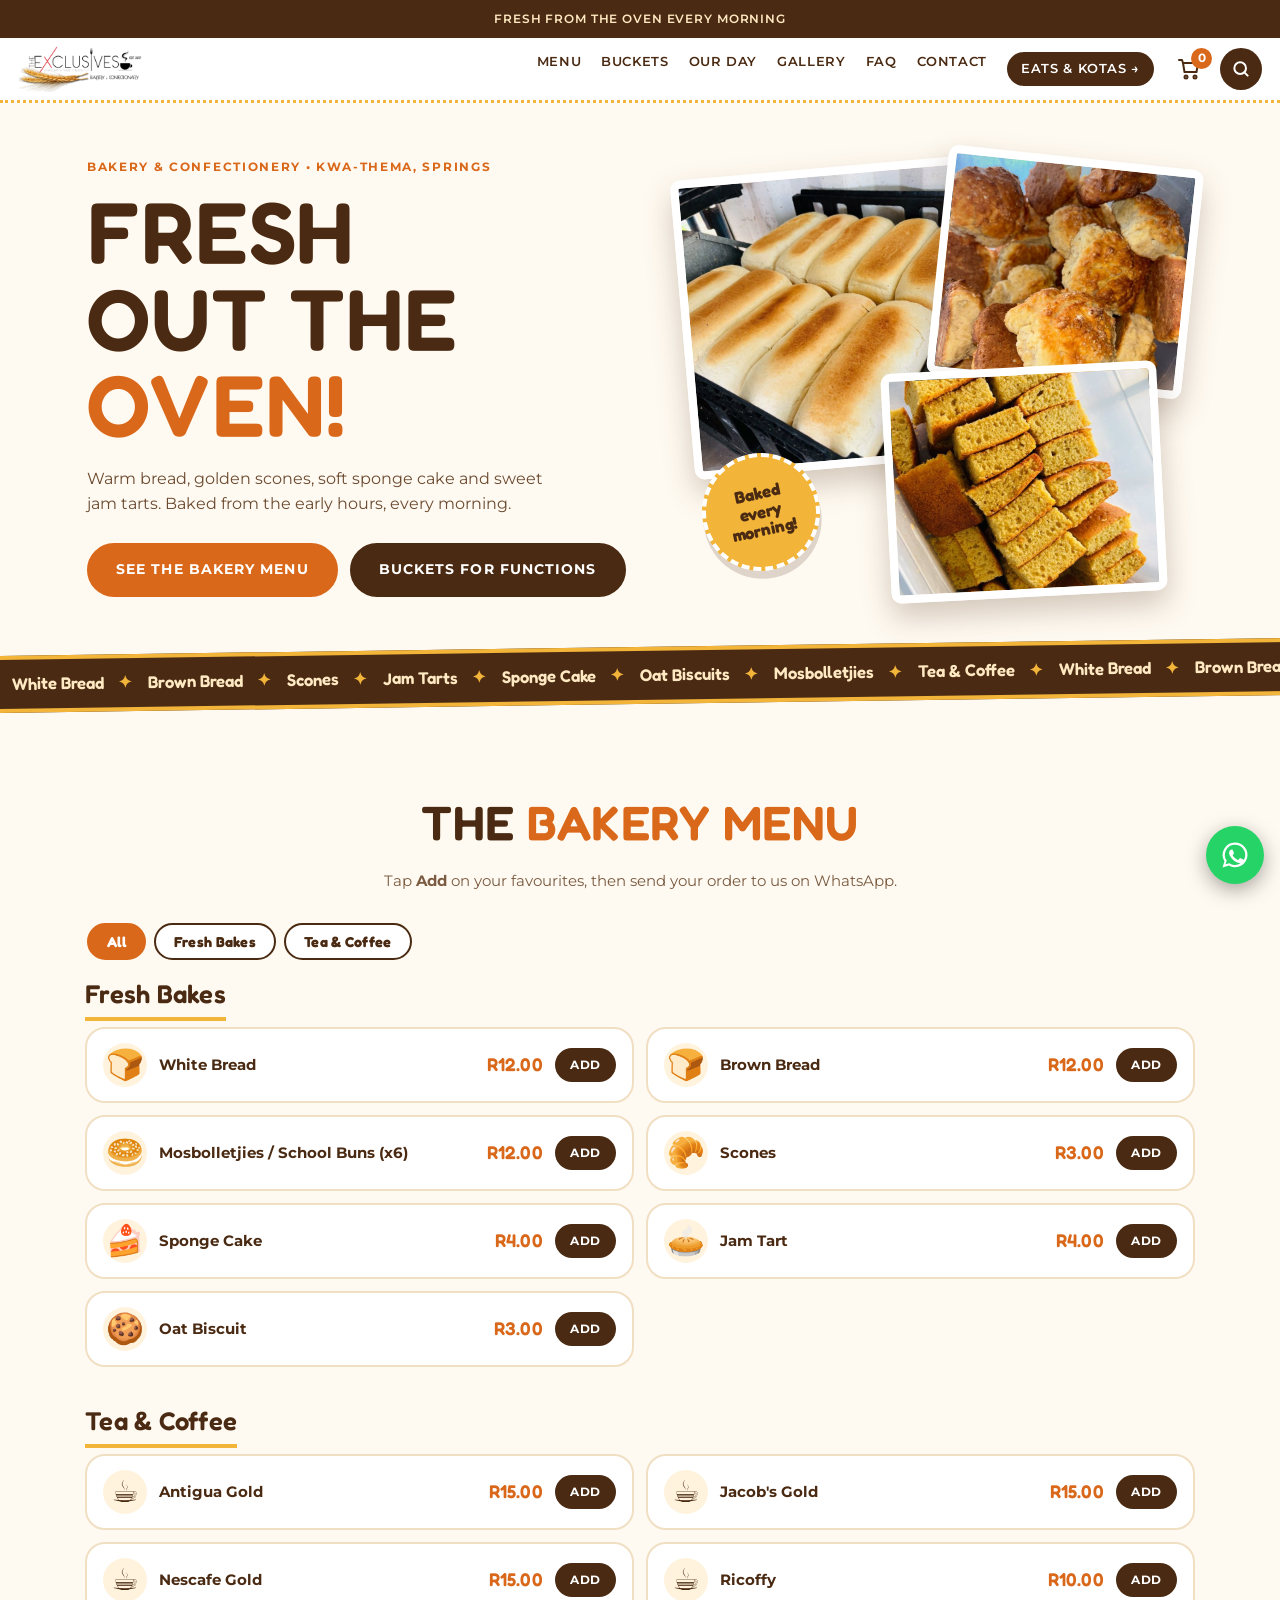
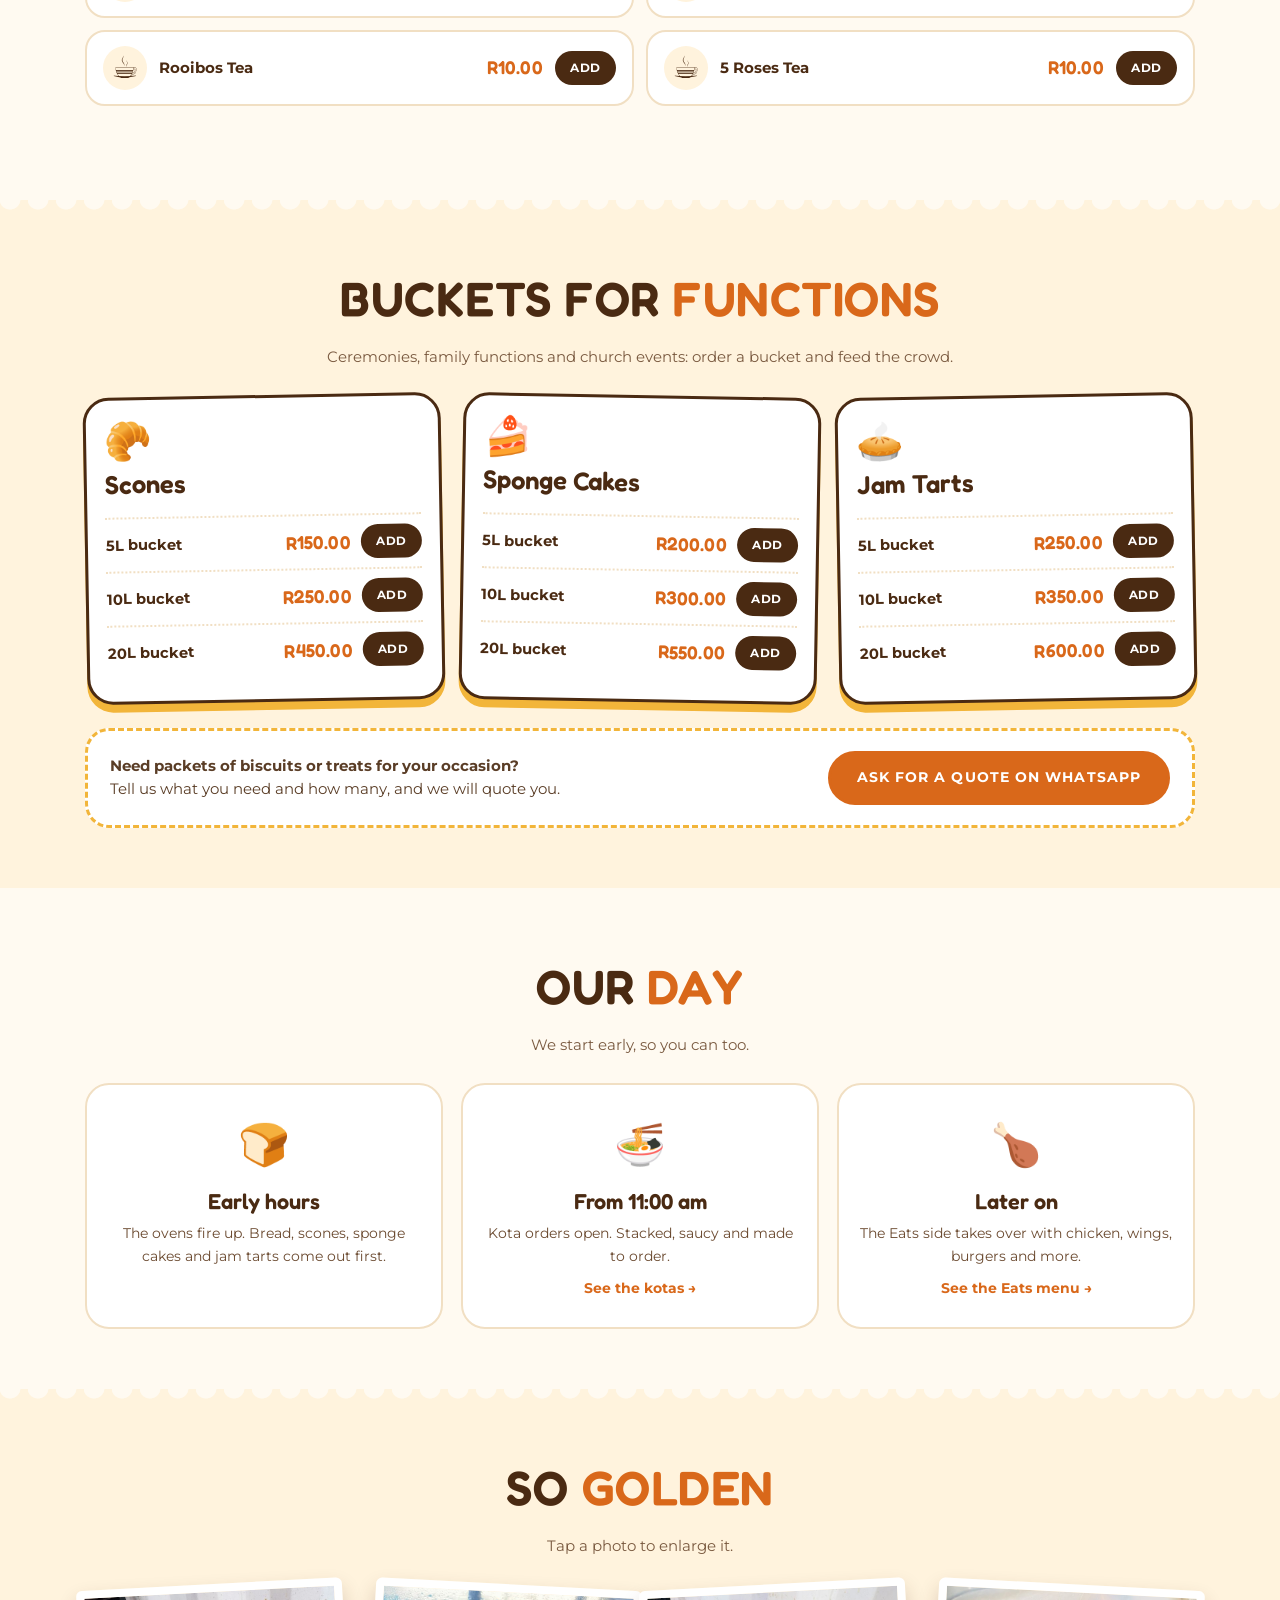
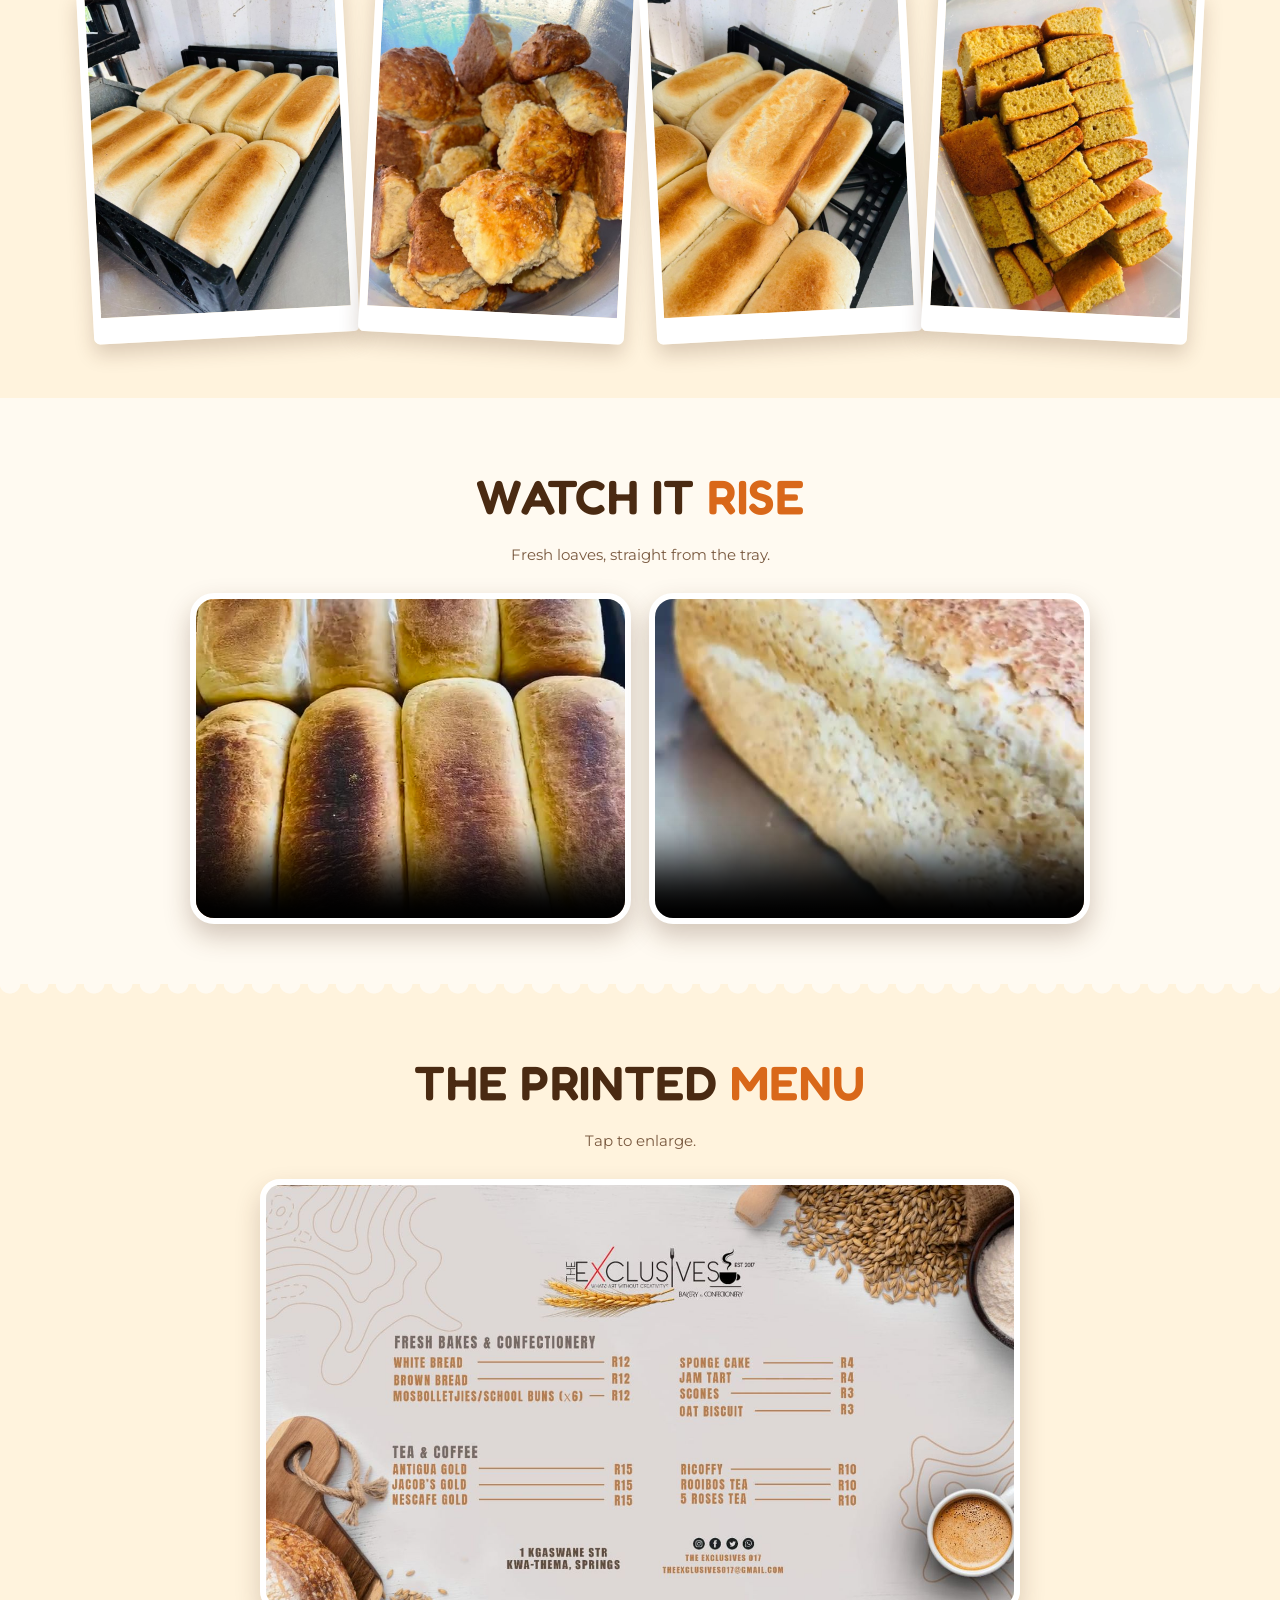
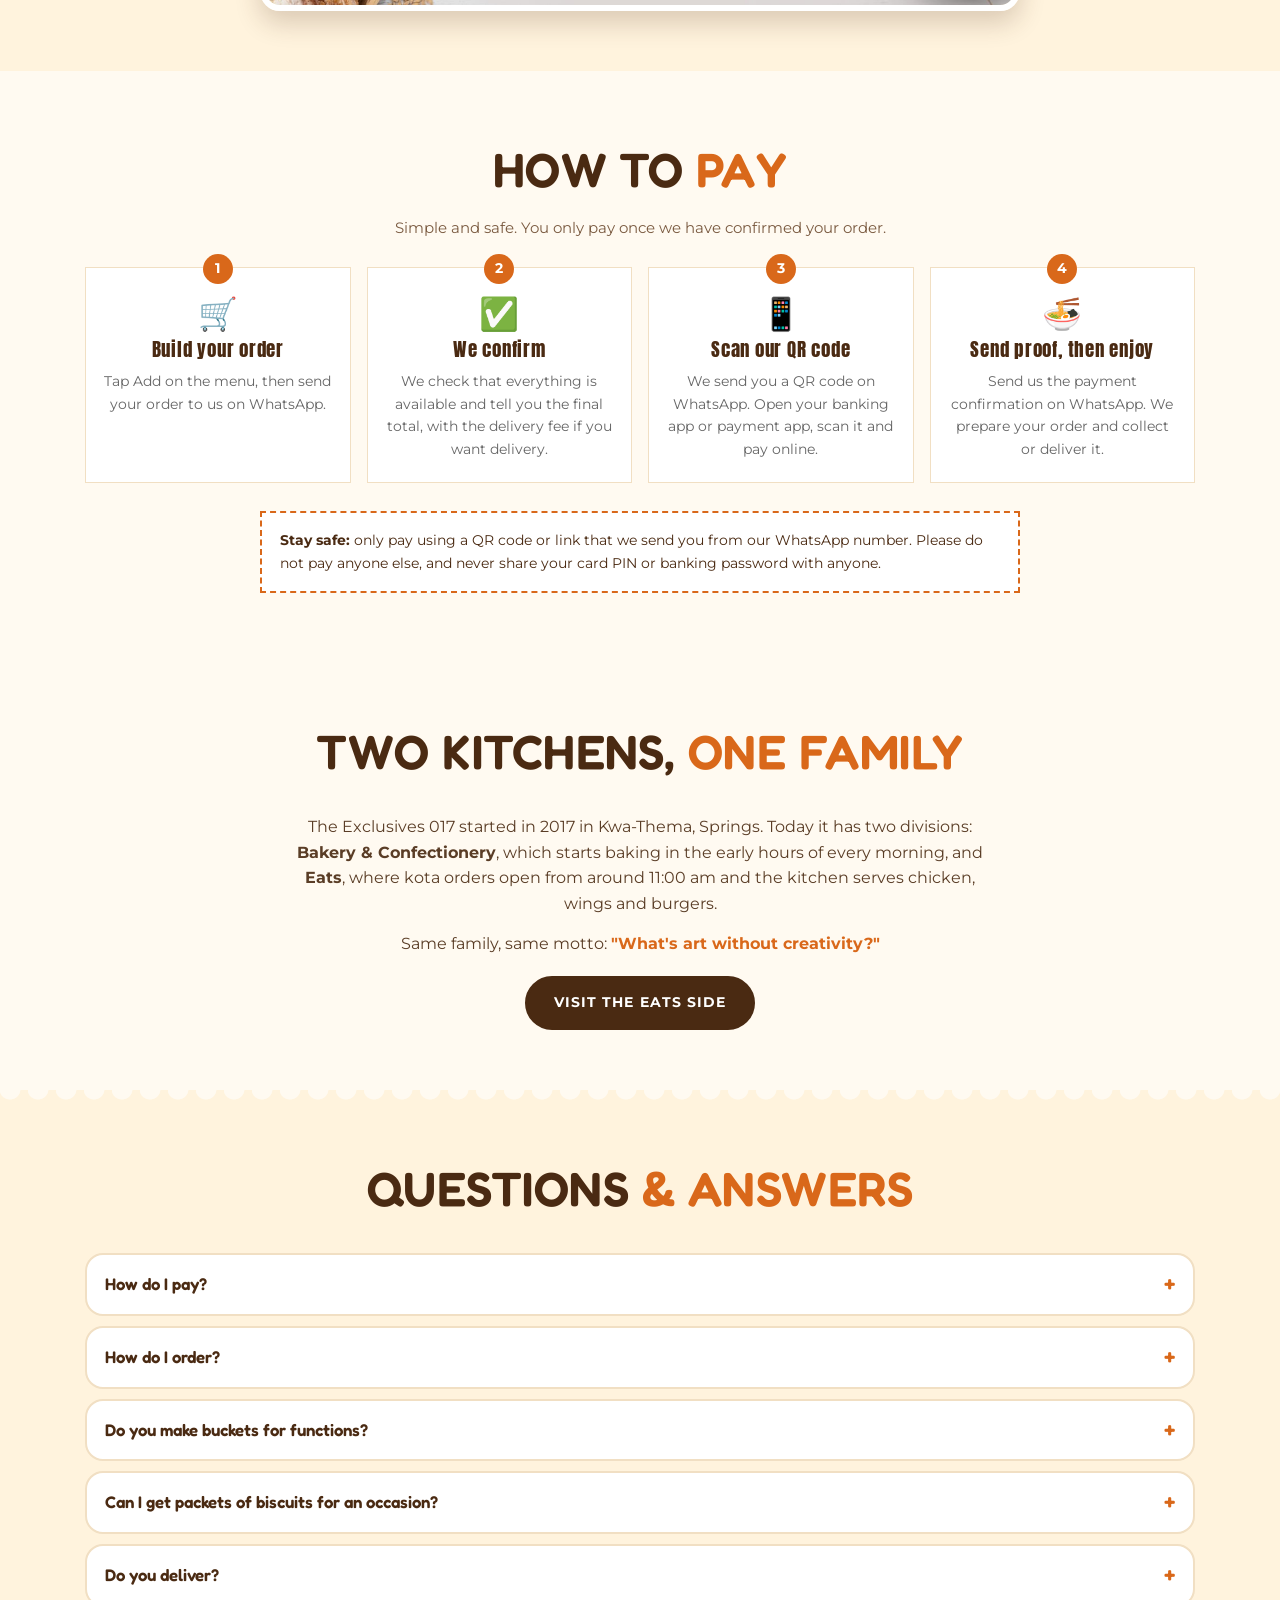
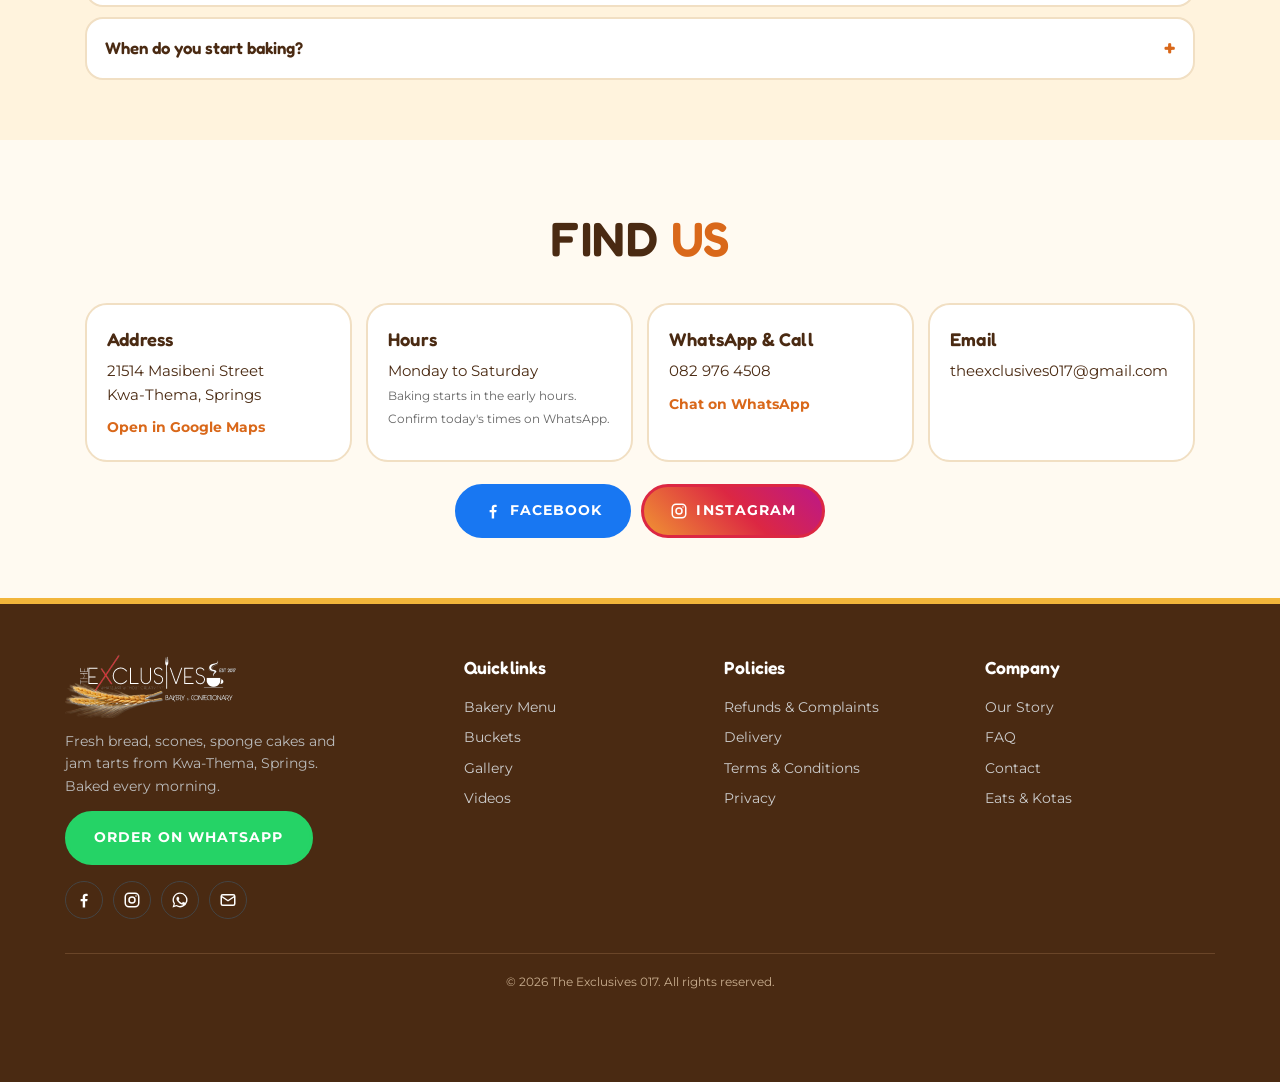
<file: bakery.html>
<!DOCTYPE html>
<html lang="en">
<head>
<meta charset="UTF-8">
<meta name="viewport" content="width=device-width, initial-scale=1">
<title>Bakery &amp; Confectionery | The Exclusives 017, Kwa-Thema, Springs</title>
<meta name="description" content="Fresh bread, scones, sponge cakes, jam tarts and oat biscuits baked every morning in Kwa-Thema, Springs. Buckets for functions and ceremonies. Order on WhatsApp.">
<link rel="preconnect" href="https://fonts.googleapis.com">
<link rel="preconnect" href="https://fonts.gstatic.com" crossorigin>
<link href="https://fonts.googleapis.com/css2?family=Anton&family=Fredoka:wght@500;600;700&family=Montserrat:wght@400;500;600;700&display=swap" rel="stylesheet">
<link rel="stylesheet" href="style.css">
<link rel="stylesheet" href="bakery.css">
</head>
<body class="bakery">

<div class="announce" id="announce">Fresh from the oven every morning</div>

<header class="site-header">
  <a class="logo" href="#top" aria-label="The Exclusives 017 Bakery and Confectionery home"><img src="images/bakery-logo.png" alt="The Exclusives 017 Bakery &amp; Confectionery"></a>
  <nav class="nav" id="nav">
    <a href="#menu">Menu</a>
    <a href="#buckets">Buckets</a>
    <a href="#day">Our Day</a>
    <a href="#gallery">Gallery</a>
    <a href="#faq">FAQ</a>
    <a href="#contact">Contact</a>
    <a class="nav-switch" href="index.html">Eats &amp; Kotas &rarr;</a>
  </nav>
  <div class="tools">
    <button class="cart-btn" id="cartBtn" aria-label="Open your order">
      <svg viewBox="0 0 24 24" width="24" height="24" fill="none" stroke="currentColor" stroke-width="2" stroke-linecap="round" stroke-linejoin="round"><path d="M6 6h15l-1.5 9h-12z"/><path d="M6 6L5 3H2"/><circle cx="9" cy="20" r="1.5"/><circle cx="18" cy="20" r="1.5"/></svg>
      <span class="cart-count" id="cartCount">0</span>
    </button>
    <button class="round-btn" id="searchBtn" aria-label="Search the menu">
      <svg viewBox="0 0 24 24" width="20" height="20" fill="none" stroke="#fff" stroke-width="2.4" stroke-linecap="round"><circle cx="11" cy="11" r="7"/><path d="M20 20l-4-4"/></svg>
    </button>
    <button class="round-btn burger" id="menuToggle" aria-label="Menu"><span></span><span></span><span></span></button>
  </div>
</header>

<div class="search-panel" id="searchPanel" hidden>
  <input id="searchInput" type="search" placeholder="Search the bakery, e.g. scones, bread, bucket" autocomplete="off">
</div>

<main id="top">

<!-- HERO -->
<section class="b-hero">
  <div class="b-hero-text">
    <p class="eyebrow">Bakery &amp; Confectionery &bull; Kwa-Thema, Springs</p>
    <h1>FRESH<br>OUT THE <span>OVEN!</span></h1>
    <p class="lead">Warm bread, golden scones, soft sponge cake and sweet jam tarts. Baked from the early hours, every morning.</p>
    <div class="hero-btns">
      <a class="btn btn-red" href="#menu">See the bakery menu</a>
      <a class="btn btn-brown" href="#buckets">Buckets for functions</a>
    </div>
  </div>
  <div class="b-hero-pics" aria-hidden="false">
    <img class="p1 zoomable" src="images/bakery-tray.jpg" alt="Fresh loaves of bread on a tray" fetchpriority="high">
    <img class="p2 zoomable" src="images/bakery-scones.jpg" alt="Golden baked scones">
    <img class="p3 zoomable" src="images/bakery-sponge.jpg" alt="Sliced sponge cake">
    <span class="sticker">Baked<br>every<br>morning!</span>
  </div>
</section>

<!-- MARQUEE -->
<div class="marquee" aria-hidden="true">
  <div class="marquee-track">
    <span>White Bread</span><span>Brown Bread</span><span>Scones</span><span>Jam Tarts</span><span>Sponge Cake</span><span>Oat Biscuits</span><span>Mosbolletjies</span><span>Tea &amp; Coffee</span>
    <span>White Bread</span><span>Brown Bread</span><span>Scones</span><span>Jam Tarts</span><span>Sponge Cake</span><span>Oat Biscuits</span><span>Mosbolletjies</span><span>Tea &amp; Coffee</span>
  </div>
</div>

<!-- MENU -->
<section class="section" id="menu">
  <h2 class="title">THE <span>BAKERY MENU</span></h2>
  <p class="sub">Tap <b>Add</b> on your favourites, then send your order to us on WhatsApp.</p>
  <div class="chips" id="chips"></div>
  <div id="menuList"></div>
  <p class="no-results" id="noResults" hidden>Nothing found. Try another word.</p>
</section>

<!-- BUCKETS -->
<section class="section band" id="buckets">
  <h2 class="title">BUCKETS FOR <span>FUNCTIONS</span></h2>
  <p class="sub">Ceremonies, family functions and church events: order a bucket and feed the crowd.</p>
  <div class="buckets" id="bucketList"></div>
  <div class="bucket-ask">
    <p><b>Need packets of biscuits or treats for your occasion?</b><br>Tell us what you need and how many, and we will quote you.</p>
    <a class="btn btn-red" id="bucketWa" href="#" target="_blank" rel="noopener">Ask for a quote on WhatsApp</a>
  </div>
</section>

<!-- OUR DAY -->
<section class="section" id="day">
  <h2 class="title">OUR <span>DAY</span></h2>
  <p class="sub">We start early, so you can too.</p>
  <div class="day">
    <div class="day-card"><span class="day-ico">&#127838;</span><h3>Early hours</h3><p>The ovens fire up. Bread, scones, sponge cakes and jam tarts come out first.</p></div>
    <div class="day-card"><span class="day-ico">&#127836;</span><h3>From 11:00 am</h3><p>Kota orders open. Stacked, saucy and made to order.</p><a href="index.html#menu">See the kotas &rarr;</a></div>
    <div class="day-card"><span class="day-ico">&#127831;</span><h3>Later on</h3><p>The Eats side takes over with chicken, wings, burgers and more.</p><a href="index.html#menu">See the Eats menu &rarr;</a></div>
  </div>
</section>

<!-- GALLERY -->
<section class="section band" id="gallery">
  <h2 class="title">SO <span>GOLDEN</span></h2>
  <p class="sub">Tap a photo to enlarge it.</p>
  <div class="gallery polaroids" id="galleryGrid">
    <img src="images/bakery-tray.jpg" alt="A tray of fresh bread" loading="lazy">
    <img src="images/bakery-scones.jpg" alt="Baked scones in a bowl" loading="lazy">
    <img src="images/bakery-loaf.jpg" alt="A fresh loaf of bread" loading="lazy">
    <img src="images/bakery-sponge.jpg" alt="Sliced sponge cake in a tub" loading="lazy">
  </div>
</section>

<!-- VIDEOS -->
<section class="section" id="videos">
  <h2 class="title">WATCH IT <span>RISE</span></h2>
  <p class="sub">Fresh loaves, straight from the tray.</p>
  <div class="videos">
    <video src="images/bread-1.mp4" poster="images/bread-1-poster.jpg" controls muted loop playsinline preload="none"></video>
    <video src="images/bread-2.mp4" poster="images/bread-2-poster.jpg" controls muted loop playsinline preload="none"></video>
  </div>
</section>

<!-- MENU BOARD -->
<section class="section band" id="board">
  <h2 class="title">THE PRINTED <span>MENU</span></h2>
  <p class="sub">Tap to enlarge.</p>
  <div class="board"><img src="images/bakery-menu.jpg" alt="The Exclusives 017 Bakery and Confectionery menu with prices" loading="lazy"></div>
</section>

<!-- HOW TO PAY -->
<section class="section" id="pay">
  <h2 class="title">HOW TO <span>PAY</span></h2>
  <p class="sub">Simple and safe. You only pay once we have confirmed your order.</p>
  <div class="pay-steps">
    <div class="pay-step"><span class="pay-no">1</span><div class="pay-ico">&#128722;</div><h3>Build your order</h3><p>Tap Add on the menu, then send your order to us on WhatsApp.</p></div>
    <div class="pay-step"><span class="pay-no">2</span><div class="pay-ico">&#9989;</div><h3>We confirm</h3><p>We check that everything is available and tell you the final total, with the delivery fee if you want delivery.</p></div>
    <div class="pay-step"><span class="pay-no">3</span><div class="pay-ico">&#128241;</div><h3>Scan our QR code</h3><p>We send you a QR code on WhatsApp. Open your banking app or payment app, scan it and pay online.</p></div>
    <div class="pay-step"><span class="pay-no">4</span><div class="pay-ico">&#127836;</div><h3>Send proof, then enjoy</h3><p>Send us the payment confirmation on WhatsApp. We prepare your order and collect or deliver it.</p></div>
  </div>
  <div class="pay-safe"><b>Stay safe:</b> only pay using a QR code or link that we send you from our WhatsApp number. Please do not pay anyone else, and never share your card PIN or banking password with anyone.</div>
</section>

<!-- STORY -->
<section class="section" id="story">
  <h2 class="title">TWO KITCHENS, <span>ONE FAMILY</span></h2>
  <div class="story">
    <p>The Exclusives 017 started in 2017 in Kwa-Thema, Springs. Today it has two divisions: <b>Bakery &amp; Confectionery</b>, which starts baking in the early hours of every morning, and <b>Eats</b>, where kota orders open from around 11:00 am and the kitchen serves chicken, wings and burgers.</p>
    <p>Same family, same motto: <em>"What's art without creativity?"</em></p>
    <a class="btn btn-brown" href="index.html">Visit the Eats side</a>
  </div>
</section>

<!-- FAQ -->
<section class="section band" id="faq">
  <h2 class="title">QUESTIONS <span>&amp; ANSWERS</span></h2>
  <div class="faq">
    <details><summary>How do I pay?</summary><p>Pay online after we confirm your order. We send you a QR code on WhatsApp: open your banking or payment app, scan it and pay. Then send us the payment confirmation. Only pay using a QR code or link that comes from our WhatsApp number.</p></details>
    <details><summary>How do I order?</summary><p>Tap Add on the menu, open your order with the cart button, fill in your name and send it on WhatsApp. We reply to confirm. Your order can include bakery and Eats items together.</p></details>
    <details><summary>Do you make buckets for functions?</summary><p>Yes. We do scones, sponge cakes and jam tarts in 5L, 10L and 20L buckets. Add one to your order, or message us with your date and number of guests.</p></details>
    <details><summary>Can I get packets of biscuits for an occasion?</summary><p>Ask us on WhatsApp with the kind and amount you need, and we will quote you.</p></details>
    <details><summary>Do you deliver?</summary><p>Yes, delivery is available. The fee depends on where you are and is confirmed on WhatsApp before you pay.</p></details>
    <details><summary>When do you start baking?</summary><p>We start in the early hours every morning. Message us on WhatsApp to confirm what is fresh today.</p></details>
  </div>
</section>

<!-- CONTACT -->
<section class="section" id="contact">
  <h2 class="title">FIND <span>US</span></h2>
  <div class="contact">
    <div class="c-card"><h3>Address</h3><p>21514 Masibeni Street<br>Kwa-Thema, Springs</p>
      <a class="link" target="_blank" rel="noopener" href="https://www.google.com/maps/search/?api=1&query=21514+Masibeni+Street+Kwa-Thema+Springs">Open in Google Maps</a></div>
    <div class="c-card"><h3>Hours</h3><p>Monday to Saturday<br><small>Baking starts in the early hours. Confirm today's times on WhatsApp.</small></p></div>
    <div class="c-card"><h3>WhatsApp &amp; Call</h3><p><a id="phoneLink" href="#">082 976 4508</a></p>
      <a class="link" id="contactWa" target="_blank" rel="noopener" href="#">Chat on WhatsApp</a></div>
    <div class="c-card"><h3>Email</h3><p><a href="mailto:theexclusives017@gmail.com">theexclusives017@gmail.com</a></p></div>
  </div>
  <p class="follow"><a class="btn btn-fb" href="https://www.facebook.com/LifestyleLeBophelo" target="_blank" rel="noopener"><svg viewBox="0 0 24 24" width="18" height="18" fill="currentColor"><path d="M13.5 22v-8.2h2.8l.5-3.3h-3.3V8.4c0-.9.3-1.6 1.7-1.6h1.7V3.9c-.3 0-1.3-.1-2.5-.1-2.5 0-4.1 1.5-4.1 4.2v2.5H7.5v3.3h2.8V22h3.2z"/></svg> Facebook</a> <a class="btn btn-ig" href="https://www.instagram.com/theexclusives017" target="_blank" rel="noopener"><svg viewBox="0 0 24 24" width="18" height="18" fill="none" stroke="currentColor" stroke-width="2"><rect x="3" y="3" width="18" height="18" rx="5"/><circle cx="12" cy="12" r="4"/><circle cx="17.3" cy="6.7" r="1" fill="currentColor" stroke="none"/></svg> Instagram</a></p>
</section>

</main>

<footer class="site-footer">
  <div class="foot-top">
    <div class="foot-brand">
      <img src="images/bakery-logo-white.png" alt="The Exclusives 017 Bakery &amp; Confectionery">
      <p>Fresh bread, scones, sponge cakes and jam tarts from Kwa-Thema, Springs. Baked every morning.</p>
      <a class="btn btn-wa" id="footWa" href="#" target="_blank" rel="noopener">Order on WhatsApp</a>
      <div class="socials">
        <a href="https://www.facebook.com/LifestyleLeBophelo" target="_blank" rel="noopener" aria-label="Facebook"><svg viewBox="0 0 24 24" width="18" height="18" fill="currentColor"><path d="M13.5 22v-8.2h2.8l.5-3.3h-3.3V8.4c0-.9.3-1.6 1.7-1.6h1.7V3.9c-.3 0-1.3-.1-2.5-.1-2.5 0-4.1 1.5-4.1 4.2v2.5H7.5v3.3h2.8V22h3.2z"/></svg></a>
        <a href="https://www.instagram.com/theexclusives017" target="_blank" rel="noopener" aria-label="Instagram"><svg viewBox="0 0 24 24" width="18" height="18" fill="none" stroke="currentColor" stroke-width="2"><rect x="3" y="3" width="18" height="18" rx="5"/><circle cx="12" cy="12" r="4"/><circle cx="17.3" cy="6.7" r="1" fill="currentColor" stroke="none"/></svg></a>
        <a id="footWaIcon" href="#" target="_blank" rel="noopener" aria-label="WhatsApp"><svg viewBox="0 0 24 24" width="18" height="18" fill="currentColor"><path d="M12.04 2a9.9 9.9 0 0 0-8.46 15.04L2 22l5.1-1.55A9.9 9.9 0 1 0 12.04 2zm0 1.8a8.1 8.1 0 1 1-4.3 14.96l-.3-.19-3 .91.93-2.93-.2-.31A8.1 8.1 0 0 1 12.04 3.8zm-3 3.9c-.2 0-.5.07-.76.35-.26.28-1 1-1 2.4s1.03 2.8 1.17 3c.15.2 2 3.2 4.95 4.35 2.45.97 2.95.78 3.48.73.53-.05 1.7-.7 1.94-1.37.24-.68.24-1.26.17-1.38-.07-.12-.27-.2-.56-.34-.3-.15-1.7-.84-1.97-.94-.27-.1-.46-.15-.66.15-.2.3-.76.94-.93 1.13-.17.2-.34.22-.63.07-.3-.15-1.25-.46-2.37-1.47-.88-.78-1.47-1.75-1.64-2.05-.17-.3-.02-.46.13-.6.13-.13.3-.34.44-.52.15-.17.2-.3.3-.5.1-.2.05-.37-.02-.52-.07-.15-.66-1.6-.9-2.18-.24-.57-.48-.5-.66-.5z"/></svg></a>
        <a href="mailto:theexclusives017@gmail.com" aria-label="Email"><svg viewBox="0 0 24 24" width="18" height="18" fill="none" stroke="currentColor" stroke-width="2" stroke-linejoin="round"><rect x="3" y="5" width="18" height="14" rx="2"/><path d="M3 7l9 6 9-6"/></svg></a>
      </div>
    </div>
    <div>
      <h4>Quicklinks</h4>
      <a href="#menu">Bakery Menu</a>
      <a href="#buckets">Buckets</a>
      <a href="#gallery">Gallery</a>
      <a href="#videos">Videos</a>
    </div>
    <div>
      <h4>Policies</h4>
      <a href="policies.html#refund">Refunds &amp; Complaints</a>
      <a href="policies.html#delivery">Delivery</a>
      <a href="policies.html#terms">Terms &amp; Conditions</a>
      <a href="policies.html#privacy">Privacy</a>
    </div>
    <div>
      <h4>Company</h4>
      <a href="#story">Our Story</a>
      <a href="#faq">FAQ</a>
      <a href="#contact">Contact</a>
      <a href="index.html">Eats &amp; Kotas</a>
    </div>
  </div>
  <p class="copy">&copy; <span id="yr"></span> The Exclusives 017. All rights reserved.</p>
</footer>

<a class="wa-float" id="waFloat" href="#" target="_blank" rel="noopener" aria-label="Chat on WhatsApp">
  <svg viewBox="0 0 24 24" width="30" height="30" fill="#fff"><path d="M12.04 2a9.9 9.9 0 0 0-8.46 15.04L2 22l5.1-1.55A9.9 9.9 0 1 0 12.04 2zm0 1.8a8.1 8.1 0 1 1-4.3 14.96l-.3-.19-3 .91.93-2.93-.2-.31A8.1 8.1 0 0 1 12.04 3.8zm-3 3.9c-.2 0-.5.07-.76.35-.26.28-1 1-1 2.4s1.03 2.8 1.17 3c.15.2 2 3.2 4.95 4.35 2.45.97 2.95.78 3.48.73.53-.05 1.7-.7 1.94-1.37.24-.68.24-1.26.17-1.38-.07-.12-.27-.2-.56-.34-.3-.15-1.7-.84-1.97-.94-.27-.1-.46-.15-.66.15-.2.3-.76.94-.93 1.13-.17.2-.34.22-.63.07-.3-.15-1.25-.46-2.37-1.47-.88-.78-1.47-1.75-1.64-2.05-.17-.3-.02-.46.13-.6.13-.13.3-.34.44-.52.15-.17.2-.3.3-.5.1-.2.05-.37-.02-.52-.07-.15-.66-1.6-.9-2.18-.24-.57-.48-.5-.66-.5z"/></svg>
</a>

<!-- CART DRAWER -->
<div class="overlay" id="overlay"></div>
<aside class="drawer" id="drawer" aria-hidden="true">
  <div class="drawer-head"><h3>YOUR ORDER</h3><button id="closeCart" aria-label="Close">&times;</button></div>
  <div class="drawer-body">
    <div id="cartItems"></div>
    <div class="empty" id="cartEmpty">Your order is empty. Add something tasty from the menu.</div>
    <div id="checkout">
      <div class="total"><span>Total</span><strong id="cartTotal">R0.00</strong></div>
      <p class="tiny">Delivery fee (if any) is confirmed on WhatsApp. After we confirm your order, we send a QR code for you to pay online.</p>
      <div class="field">
        <label>How would you like it?</label>
        <div class="radios">
          <label><input type="radio" name="mode" value="Collection" checked> Collection</label>
          <label><input type="radio" name="mode" value="Delivery"> Delivery</label>
        </div>
      </div>
      <div class="field"><label for="cName">Your name</label><input id="cName" type="text" placeholder="e.g. Thabo" autocomplete="name"></div>
      <div class="field" id="addrField" hidden><label for="cAddr">Delivery address</label><input id="cAddr" type="text" placeholder="Street, area" autocomplete="street-address"></div>
      <div class="field"><label for="cNote">Notes (date needed, extras)</label><textarea id="cNote" rows="2" placeholder="e.g. Needed for Saturday morning"></textarea></div>
      <button class="btn btn-black full" id="sendBtn">Send order on WhatsApp</button>
      <button class="clear" id="clearBtn">Clear order</button>
    </div>
  </div>
</aside>

<div class="lightbox" id="lightbox"><img id="lbImg" alt=""></div>
<div class="toast" id="toast"></div>

<script src="common.js"></script>
<script src="bakery.js"></script>
</body>
</html>
</file>
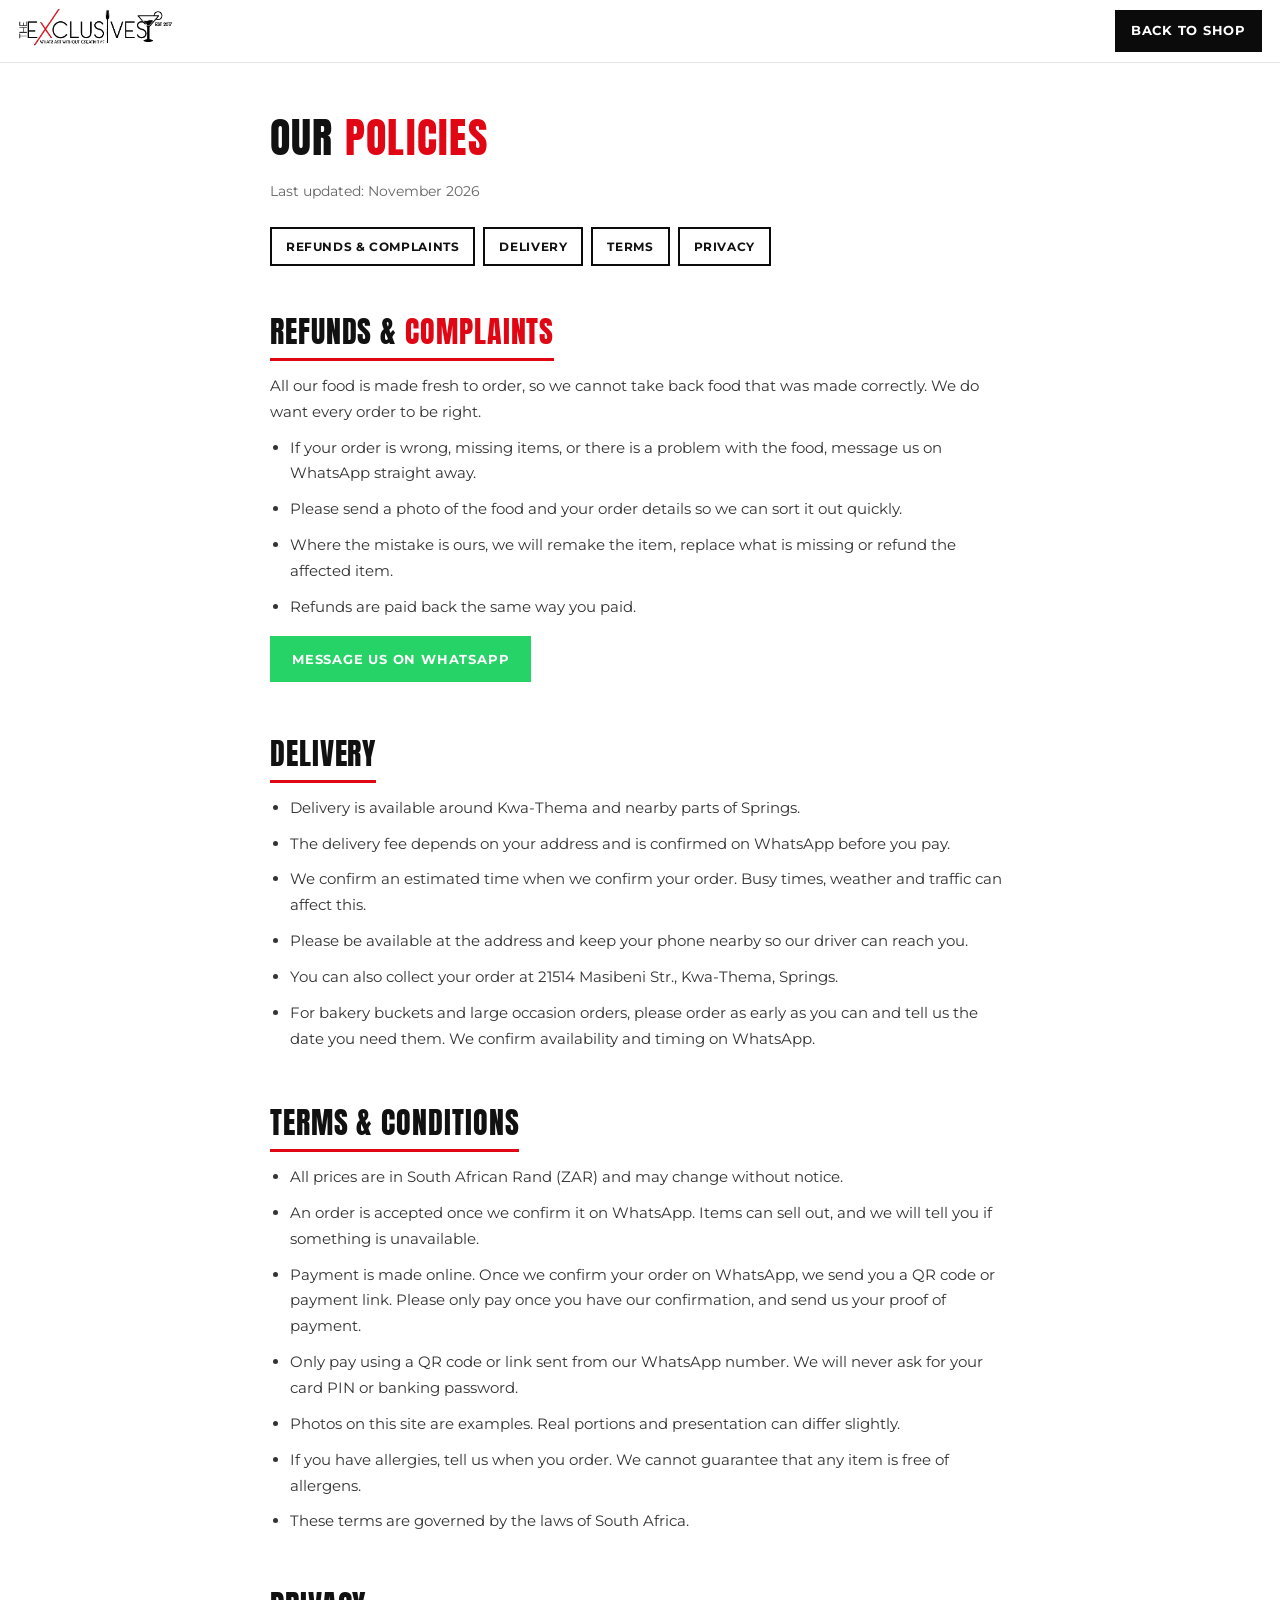
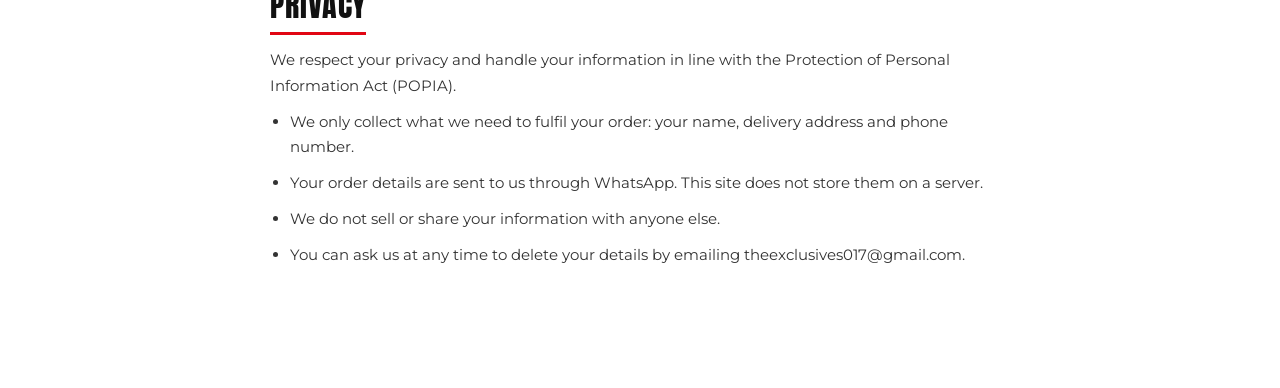
<file: policies.html>
<!DOCTYPE html>
<html lang="en">
<head>
<meta charset="UTF-8">
<meta name="viewport" content="width=device-width, initial-scale=1">
<title>Policies | The Exclusives 017</title>
<link href="https://fonts.googleapis.com/css2?family=Anton&family=Montserrat:wght@400;500;600;700&display=swap" rel="stylesheet">
<style>
*{box-sizing:border-box;margin:0;padding:0}
html{scroll-behavior:smooth;scroll-padding-top:80px}
body{font-family:'Montserrat',system-ui,sans-serif;color:#111;line-height:1.7;background:#fff}
header{display:flex;align-items:center;justify-content:space-between;gap:12px;padding:8px 18px;border-bottom:1px solid #e4e4e4;position:sticky;top:0;background:#fff;z-index:5}
header img{height:38px}
header a.back{font-weight:700;font-size:.8rem;text-transform:uppercase;letter-spacing:.06em;background:#0b0b0b;color:#fff;padding:10px 16px;text-decoration:none}
.wrap{max-width:780px;margin:0 auto;padding:40px 20px 80px}
h1{font-family:'Anton',sans-serif;font-weight:400;font-size:2.6rem;letter-spacing:.03em}
h1 span,h2 span{color:#e10613}
.updated{color:#666;font-size:.85rem;margin:6px 0 24px}
.jump{display:flex;flex-wrap:wrap;gap:8px;margin-bottom:34px}
.jump a{border:2px solid #0b0b0b;padding:7px 14px;font-weight:700;font-size:.78rem;text-transform:uppercase;letter-spacing:.05em;text-decoration:none;color:#111}
.jump a:hover{background:#0b0b0b;color:#fff}
section{margin-bottom:40px;padding-top:6px}
h2{font-family:'Anton',sans-serif;font-weight:400;font-size:1.9rem;letter-spacing:.03em;border-bottom:3px solid #e10613;display:inline-block;margin-bottom:12px}
p,li{font-size:.95rem;color:#333;margin-bottom:10px}
ul{padding-left:20px}
a.wa{display:inline-block;background:#25d366;color:#fff;font-weight:700;text-transform:uppercase;letter-spacing:.06em;font-size:.82rem;padding:12px 22px;text-decoration:none;margin-top:6px}
</style>
</head>
<body>
<header><a href="index.html"><img src="images/logo.png" alt="The Exclusives 017"></a><a class="back" href="index.html">Back to shop</a></header>
<div class="wrap">
<h1>OUR <span>POLICIES</span></h1>
<p class="updated">Last updated: November 2026</p>
<div class="jump"><a href="#refund">Refunds &amp; Complaints</a><a href="#delivery">Delivery</a><a href="#terms">Terms</a><a href="#privacy">Privacy</a></div>

<section id="refund">
<h2>REFUNDS &amp; <span>COMPLAINTS</span></h2>
<p>All our food is made fresh to order, so we cannot take back food that was made correctly. We do want every order to be right.</p>
<ul>
<li>If your order is wrong, missing items, or there is a problem with the food, message us on WhatsApp straight away.</li>
<li>Please send a photo of the food and your order details so we can sort it out quickly.</li>
<li>Where the mistake is ours, we will remake the item, replace what is missing or refund the affected item.</li>
<li>Refunds are paid back the same way you paid.</li>
</ul>
<a class="wa" href="https://wa.me/27829764508" target="_blank" rel="noopener">Message us on WhatsApp</a>
</section>

<section id="delivery">
<h2>DELIVERY</h2>
<ul>
<li>Delivery is available around Kwa-Thema and nearby parts of Springs.</li>
<li>The delivery fee depends on your address and is confirmed on WhatsApp before you pay.</li>
<li>We confirm an estimated time when we confirm your order. Busy times, weather and traffic can affect this.</li>
<li>Please be available at the address and keep your phone nearby so our driver can reach you.</li>
<li>You can also collect your order at 21514 Masibeni Str., Kwa-Thema, Springs.</li>
<li>For bakery buckets and large occasion orders, please order as early as you can and tell us the date you need them. We confirm availability and timing on WhatsApp.</li>
</ul>
</section>

<section id="terms">
<h2>TERMS &amp; CONDITIONS</h2>
<ul>
<li>All prices are in South African Rand (ZAR) and may change without notice.</li>
<li>An order is accepted once we confirm it on WhatsApp. Items can sell out, and we will tell you if something is unavailable.</li>
<li>Payment is made online. Once we confirm your order on WhatsApp, we send you a QR code or payment link. Please only pay once you have our confirmation, and send us your proof of payment.</li>
<li>Only pay using a QR code or link sent from our WhatsApp number. We will never ask for your card PIN or banking password.</li>
<li>Photos on this site are examples. Real portions and presentation can differ slightly.</li>
<li>If you have allergies, tell us when you order. We cannot guarantee that any item is free of allergens.</li>
<li>These terms are governed by the laws of South Africa.</li>
</ul>
</section>

<section id="privacy">
<h2>PRIVACY</h2>
<p>We respect your privacy and handle your information in line with the Protection of Personal Information Act (POPIA).</p>
<ul>
<li>We only collect what we need to fulfil your order: your name, delivery address and phone number.</li>
<li>Your order details are sent to us through WhatsApp. This site does not store them on a server.</li>
<li>We do not sell or share your information with anyone else.</li>
<li>You can ask us at any time to delete your details by emailing theexclusives017@gmail.com.</li>
</ul>
</section>
</div>
</body>
</html>
</file>
<file: style.css>
:root{
  --red:#e10613; --black:#0b0b0b; --white:#fff; --soft:#f5f5f5; --line:#e4e4e4; --muted:#666;
}
*{box-sizing:border-box;margin:0;padding:0}
html{scroll-behavior:smooth;scroll-padding-top:76px}
body{background:var(--white);color:var(--black);font-family:'Montserrat',system-ui,sans-serif;line-height:1.6;-webkit-text-size-adjust:100%}
img{max-width:100%;display:block}
a{color:inherit;text-decoration:none}
button{font-family:inherit;cursor:pointer}
[hidden]{display:none!important}

.announce{background:var(--black);color:#fff;text-align:center;font-size:.78rem;font-weight:600;letter-spacing:.07em;padding:9px 12px;text-transform:uppercase}

/* header */
.site-header{position:sticky;top:0;z-index:50;display:flex;align-items:center;gap:14px;padding:8px 18px;background:#fff;border-bottom:1px solid var(--line)}
.logo{margin-right:auto;display:block}
.logo img{height:38px;width:auto}
.nav{display:flex;gap:20px;font-weight:600;font-size:.8rem;text-transform:uppercase;letter-spacing:.05em}
.nav a:hover{color:var(--red)}
.tools{display:flex;align-items:center;gap:10px}
.cart-btn{position:relative;background:none;border:0;color:var(--black);width:42px;height:42px;display:grid;place-items:center}
.cart-count{position:absolute;top:0;right:-2px;background:var(--red);color:#fff;font-size:.72rem;font-weight:700;min-width:21px;height:21px;border-radius:11px;display:grid;place-items:center;padding:0 5px}
.round-btn{width:42px;height:42px;border-radius:50%;background:var(--black);border:0;display:grid;place-items:center}
.burger{display:none;gap:4px;align-content:center;justify-items:center}
.burger span{display:block;width:18px;height:2px;background:#fff;border-radius:2px}

.search-panel{position:sticky;top:55px;z-index:49;background:#fff;padding:10px 18px;border-bottom:1px solid var(--line)}
.search-panel input{width:100%;max-width:560px;display:block;margin:0 auto;border:2px solid var(--black);border-radius:999px;padding:11px 18px;font:inherit;font-size:16px;outline:none}
.search-panel input:focus{border-color:var(--red)}

/* hero */
.hero{background:linear-gradient(90deg,rgba(0,0,0,.82),rgba(0,0,0,.35)),url('images/hero.jpg') center/cover;color:#fff;min-height:520px;display:flex;align-items:center}
.hero-inner{max-width:1150px;margin:0 auto;padding:60px 22px;width:100%}
.eyebrow{font-weight:700;text-transform:uppercase;letter-spacing:.14em;font-size:.75rem;margin-bottom:12px}
.hero h1{font-family:'Anton',sans-serif;font-weight:400;font-size:clamp(2.6rem,8vw,5.2rem);line-height:1.02;letter-spacing:.01em}
.hero h1 span{color:var(--red)}
.lead{margin:18px 0 26px;max-width:470px;color:#eee}
.hero-btns{display:flex;flex-wrap:wrap;gap:12px}

.btn{display:inline-block;padding:13px 26px;border-radius:0;font-weight:700;font-size:.85rem;text-transform:uppercase;letter-spacing:.08em;border:2px solid var(--black);text-align:center;transition:.2s;background:none;color:inherit}
.btn-red{background:var(--red);border-color:var(--red);color:#fff}
.btn-red:hover{background:#b60510;border-color:#b60510}
.btn-white{background:#fff;border-color:#fff;color:#000}
.btn-white:hover{background:transparent;color:#fff}
.btn-black{background:var(--black);color:#fff}
.btn-black:hover{background:var(--red);border-color:var(--red)}
.btn-wa{background:#25d366;border-color:#25d366;color:#fff;margin-top:14px}
.btn.full{width:100%}

.strip{display:grid;grid-template-columns:repeat(3,1fr);background:var(--soft);border-bottom:1px solid var(--line)}
.strip div{padding:16px 10px;text-align:center;border-right:1px solid var(--line)}
.strip div:last-child{border:0}
.strip strong{display:block;font-size:.85rem;text-transform:uppercase;letter-spacing:.05em}
.strip span{font-size:.78rem;color:var(--muted)}

.section{padding:60px 20px;max-width:1150px;margin:0 auto}
.section.band{max-width:none;background:var(--soft)}
.section.band>*{max-width:1110px;margin-left:auto;margin-right:auto}
.title{font-family:'Anton',sans-serif;font-weight:400;font-size:clamp(2rem,5vw,3rem);letter-spacing:.03em;text-align:center}
.title span{color:var(--red)}
.sub{text-align:center;color:var(--muted);margin:8px auto 26px;max-width:560px;font-size:.95rem}

/* menu */
.chips{display:flex;gap:8px;overflow-x:auto;padding:4px 2px 14px;scrollbar-width:none}
.chips::-webkit-scrollbar{display:none}
.chip{flex:0 0 auto;background:#fff;color:var(--black);border:2px solid var(--black);padding:8px 18px;font-weight:700;font-size:.78rem;text-transform:uppercase;letter-spacing:.06em}
.chip.on{background:var(--black);color:#fff}
.cat{margin-bottom:34px}
.cat h3{font-family:'Anton',sans-serif;font-weight:400;font-size:1.6rem;letter-spacing:.05em;border-bottom:3px solid var(--red);display:inline-block;margin-bottom:6px;padding-bottom:2px}
.cat-note{font-size:.82rem;color:var(--muted);margin-bottom:12px}
.cat-img{width:100%;height:210px;object-fit:cover;object-position:center 40%;margin:8px 0 14px;border:1px solid var(--line)}
.cat-grid{display:grid;grid-template-columns:repeat(2,1fr);gap:12px}
.item{display:flex;align-items:center;gap:12px;background:var(--soft);border:1px solid var(--line);padding:14px 16px}
.item .info{flex:1;min-width:0}
.item h4{font-size:.93rem;font-weight:700;line-height:1.35}
.item p{font-size:.78rem;color:var(--muted);margin-top:2px}
.price{font-family:'Anton',sans-serif;font-size:1.15rem;color:var(--red);white-space:nowrap;letter-spacing:.02em}
.add{background:var(--black);color:#fff;border:0;padding:10px 15px;font-weight:700;font-size:.74rem;text-transform:uppercase;letter-spacing:.06em}
.add:hover{background:var(--red)}
.add:active{transform:scale(.95)}
.note-box{margin-top:6px;border:1px dashed var(--black);padding:12px 16px;font-size:.86rem;text-align:center}
.no-results{text-align:center;color:var(--muted);padding:30px 0}

/* weekend special */
.deal{display:grid;grid-template-columns:1fr 1fr;background:#fff;border:1px solid var(--line)}
.deal img{width:100%;height:100%;min-height:300px;object-fit:cover}
.deal-body{padding:34px 28px;display:flex;flex-direction:column;justify-content:center;gap:10px}
.tag{align-self:flex-start;background:var(--red);color:#fff;font-weight:700;font-size:.72rem;letter-spacing:.14em;padding:6px 12px}
.deal h2{font-family:'Anton',sans-serif;font-weight:400;font-size:2.4rem;letter-spacing:.03em;line-height:1.1}
.deal p{color:var(--muted)}
.deal-opts{display:grid;gap:10px;margin-top:8px}
.deal-opt{display:flex;align-items:center;justify-content:space-between;gap:10px;border:2px solid var(--black);padding:10px 14px}
.deal-opt b{font-size:.95rem}
.deal-opt .price{margin-left:auto}

.platters{display:grid;grid-template-columns:repeat(4,1fr);gap:16px}
.platter{background:var(--soft);border:1px solid var(--line);border-top:5px solid var(--red);padding:22px 18px;display:flex;flex-direction:column;gap:8px}
.platter h4{font-family:'Anton',sans-serif;font-weight:400;font-size:1.6rem;letter-spacing:.04em}
.platter ul{list-style:none;color:var(--muted);font-size:.85rem;flex:1}
.platter li{padding:4px 0;border-bottom:1px solid var(--line)}
.platter .price{font-size:1.7rem}

.gallery{display:grid;grid-template-columns:repeat(3,1fr);gap:10px}
.gallery img{width:100%;aspect-ratio:1;object-fit:cover;cursor:zoom-in;transition:.25s}
.gallery img:hover{transform:scale(1.02)}
.board img{margin:0 auto;max-width:760px;width:100%;cursor:zoom-in;border:1px solid var(--line)}

.why{display:grid;grid-template-columns:repeat(3,1fr);gap:16px;margin-top:26px}
.why-card{background:#fff;border:1px solid var(--line);padding:26px 22px}
.why-card span{font-family:'Anton',sans-serif;color:var(--red);font-size:1.6rem}
.why-card h3{font-family:'Anton',sans-serif;font-weight:400;font-size:1.3rem;letter-spacing:.04em;margin:4px 0}
.why-card p{color:var(--muted);font-size:.9rem}

.story{max-width:720px;margin:24px auto 0;text-align:center;color:#333}
.story p{margin-bottom:14px}
.story em{color:var(--red);font-style:normal;font-weight:700}

.faq{max-width:760px;margin:26px auto 0;display:grid;gap:10px}
.faq details{background:#fff;border:1px solid var(--line);padding:0 18px}
.faq summary{cursor:pointer;font-weight:700;padding:16px 0;list-style:none;display:flex;justify-content:space-between;gap:10px;color:#111}
.faq summary::-webkit-details-marker{display:none}
.faq summary::after{content:"+";color:var(--red);font-size:1.4rem;line-height:1}
.faq details[open] summary::after{content:"\2212"}
.faq p{padding:0 0 16px;color:#333;font-size:.92rem}
.faq a{color:var(--red);text-decoration:underline}

.contact{display:grid;grid-template-columns:repeat(4,1fr);gap:14px;margin-top:26px}
.c-card{background:var(--soft);border:1px solid var(--line);padding:20px}
.c-card h3{font-family:'Anton',sans-serif;font-weight:400;letter-spacing:.05em;font-size:1.15rem;margin-bottom:6px}
.c-card p{font-size:.92rem;word-break:break-word}
.c-card small{color:var(--muted)}
.c-card .link{display:inline-block;margin-top:10px;color:var(--red);font-weight:700;font-size:.85rem}

/* footer */
.site-footer{background:var(--black);color:#fff;padding:50px 20px 90px}
.foot-top{max-width:1150px;margin:0 auto;display:grid;grid-template-columns:1.6fr 1fr 1fr 1fr;gap:30px}
.foot-brand img{height:46px;width:auto;margin-bottom:12px}
.foot-brand p{color:#bbb;font-size:.88rem;max-width:300px}
.site-footer h4{font-family:'Anton',sans-serif;font-weight:400;letter-spacing:.06em;font-size:1.1rem;margin-bottom:10px}
.site-footer .foot-top a:not(.btn){display:block;color:#ccc;font-size:.88rem;padding:4px 0}
.site-footer .foot-top a:not(.btn):hover{color:#fff}
.copy{max-width:1150px;margin:34px auto 0;padding-top:18px;border-top:1px solid #2a2a2a;color:#888;font-size:.78rem;text-align:center}

.wa-float{position:fixed;right:16px;bottom:16px;width:58px;height:58px;border-radius:50%;background:#25d366;display:grid;place-items:center;z-index:40;box-shadow:0 6px 20px rgba(0,0,0,.35)}

/* cart */
.overlay{position:fixed;inset:0;background:rgba(0,0,0,.55);opacity:0;pointer-events:none;transition:.25s;z-index:80}
.overlay.on{opacity:1;pointer-events:auto}
.drawer{position:fixed;top:0;right:0;height:100%;width:min(420px,100%);background:#fff;transform:translateX(100%);transition:transform .3s;z-index:90;display:flex;flex-direction:column}
.drawer.on{transform:none}
.drawer-head{display:flex;justify-content:space-between;align-items:center;padding:16px 18px;border-bottom:1px solid var(--line)}
.drawer-head h3{font-family:'Anton',sans-serif;font-weight:400;letter-spacing:.06em;font-size:1.4rem}
.drawer-head button{background:none;border:0;font-size:2rem;line-height:1}
.drawer-body{padding:16px 18px 30px;overflow-y:auto;flex:1}
.empty{color:var(--muted);text-align:center;padding:40px 10px}
.line{display:flex;gap:10px;align-items:center;padding:10px 0;border-bottom:1px solid var(--line)}
.line .nm{flex:1;font-size:.88rem;font-weight:700}
.line .nm small{display:block;color:var(--muted);font-weight:400}
.qty{display:flex;align-items:center;gap:8px}
.qty button{width:28px;height:28px;border:1px solid var(--black);background:#fff;font-size:1rem}
.total{display:flex;justify-content:space-between;align-items:baseline;margin-top:16px;font-size:1.05rem}
.total strong{font-family:'Anton',sans-serif;font-size:1.7rem;color:var(--red);font-weight:400}
.tiny{font-size:.75rem;color:var(--muted);margin:4px 0 14px}
.field{margin-bottom:12px}
.field>label{display:block;font-size:.76rem;font-weight:700;color:var(--muted);margin-bottom:5px;text-transform:uppercase;letter-spacing:.05em}
.field input[type=text],.field textarea{width:100%;background:#fff;border:2px solid var(--line);color:#000;padding:11px 12px;font:inherit;font-size:16px}
.field input:focus,.field textarea:focus{outline:none;border-color:var(--black)}
.radios{display:flex;gap:10px}
.radios label{flex:1;border:2px solid var(--line);padding:10px;text-align:center;font-size:.88rem;font-weight:600}
.radios label:has(input:checked){border-color:var(--black);background:var(--soft)}
.radios input{accent-color:var(--red);margin-right:6px}
.clear{display:block;margin:12px auto 0;background:none;border:0;color:var(--muted);text-decoration:underline;font-size:.8rem}

.lightbox{position:fixed;inset:0;background:rgba(0,0,0,.92);display:none;place-items:center;z-index:100;padding:16px;cursor:zoom-out}
.lightbox.on{display:grid}
.lightbox img{max-height:92vh}
.toast{position:fixed;left:50%;bottom:90px;transform:translate(-50%,20px);background:#000;color:#fff;padding:10px 18px;font-weight:600;font-size:.85rem;opacity:0;pointer-events:none;transition:.3s;z-index:120;white-space:nowrap}
.toast.on{opacity:1;transform:translate(-50%,0)}

@media(max-width:960px){
  .nav{position:absolute;top:100%;left:0;right:0;background:#fff;flex-direction:column;gap:0;border-bottom:1px solid var(--line);display:none}
  .nav.on{display:flex}
  .nav a{padding:14px 20px;border-top:1px solid var(--line)}
  .burger{display:grid}
  .platters{grid-template-columns:repeat(2,1fr)}
  .contact{grid-template-columns:repeat(2,1fr)}
  .foot-top{grid-template-columns:1fr 1fr}
  .foot-brand{grid-column:1/-1}
}
@media(max-width:720px){
  .strip{grid-template-columns:1fr}
  .strip div{border-right:0;border-bottom:1px solid var(--line)}
  .cat-grid{grid-template-columns:1fr}
  .gallery{grid-template-columns:repeat(2,1fr)}
  .deal{grid-template-columns:1fr}
  .deal img{min-height:240px;max-height:300px}
  .why{grid-template-columns:1fr}
  .section{padding:44px 16px}
  .hero{min-height:460px}
}
@media(max-width:480px){
  .platters,.contact{grid-template-columns:1fr}
}

.btn-fb{background:#1877f2;border-color:#1877f2;color:#fff;display:inline-flex;align-items:center;gap:8px;justify-content:center}
.btn-fb:hover{background:#0f5fcc;border-color:#0f5fcc}
.follow{text-align:center;margin-top:22px}
.foot-btns{display:flex;flex-wrap:wrap;gap:10px;margin-top:14px}
.foot-btns .btn{margin-top:0}

.btn-ig{background:linear-gradient(45deg,#f09433,#dc2743 55%,#bc1888);border-color:#dc2743;color:#fff;display:inline-flex;align-items:center;gap:8px;justify-content:center}
.follow{display:flex;justify-content:center;flex-wrap:wrap;gap:10px}
.socials{display:flex;gap:10px;margin-top:16px}
.site-footer .foot-top .socials a{display:grid;place-items:center;width:38px;height:38px;border:1px solid #444;border-radius:50%;color:#fff;padding:0}
.site-footer .foot-top .socials a:hover{background:var(--red);border-color:var(--red)}

/* shared extras */
.nav a.nav-switch{background:var(--black);color:#fff;padding:7px 14px;border-radius:999px}
.nav a.nav-switch:hover{background:var(--red);color:#fff}
.item .ico{font-size:1.8rem;line-height:1;width:44px;height:44px;border-radius:50%;background:#fff;display:grid;place-items:center;flex:0 0 auto}
.cart-btn.pop{animation:pop .4s}
@keyframes pop{40%{transform:scale(1.25) rotate(-8deg)}}
.hero-btns .btn-line{background:transparent;border-color:#fff;color:#fff}
.hero-btns .btn-line:hover{background:#fff;color:#000}

/* two kitchens */
.kitchens{display:grid;grid-template-columns:1fr 1fr;gap:18px}
.kitchen{position:relative;display:block;overflow:hidden;min-height:340px;color:#fff;border:1px solid var(--line);transition:transform .25s,box-shadow .25s}
.kitchen:hover{transform:translateY(-5px);box-shadow:0 14px 28px rgba(0,0,0,.2)}
.kitchen img{position:absolute;inset:0;width:100%;height:100%;object-fit:cover;transition:transform .5s}
.kitchen:hover img{transform:scale(1.06)}
.kitchen::after{content:"";position:absolute;inset:0;background:linear-gradient(180deg,rgba(0,0,0,.05) 25%,rgba(0,0,0,.8))}
.k-body{position:absolute;left:0;right:0;bottom:0;padding:22px;z-index:2}
.k-tag{display:inline-block;background:var(--red);color:#fff;font-weight:700;font-size:.7rem;letter-spacing:.12em;text-transform:uppercase;padding:5px 11px;margin-bottom:10px}
.k-bakery .k-tag{background:#f2b53a;color:#4a2a12;border-radius:999px;transform:rotate(-2deg)}
.k-body h3{font-family:'Anton',sans-serif;font-weight:400;font-size:1.7rem;letter-spacing:.03em;line-height:1.1}
.k-bakery .k-body h3{font-family:'Fredoka','Montserrat',sans-serif;font-weight:700}
.k-body p{font-size:.9rem;color:#eee;margin:6px 0 10px}
.k-go{font-weight:700;font-size:.82rem;text-transform:uppercase;letter-spacing:.07em;border-bottom:2px solid #fff}
@media(max-width:720px){.kitchens{grid-template-columns:1fr}.kitchen{min-height:300px}}

.story-grid{max-width:1000px;margin:30px auto 0;display:grid;grid-template-columns:repeat(2,1fr);gap:14px}
.s-card{background:var(--soft);border:1px solid var(--line);border-left:5px solid var(--red);padding:18px 20px}
.s-card:nth-child(2){grid-column:1/-1}
.s-card h3{font-family:'Anton',sans-serif;font-weight:400;letter-spacing:.04em;font-size:1.15rem;margin-bottom:4px}
.s-card p{font-size:.92rem;color:#333}
@media(max-width:720px){.story-grid{grid-template-columns:1fr}}

/* ALL ABOUT */
.about-us{background:#0b0b0b;color:#fff;position:relative;overflow:hidden}
.about-us::before{content:"017";position:absolute;right:-20px;top:-40px;font-family:'Anton',sans-serif;font-size:min(46vw,420px);line-height:1;color:rgba(255,255,255,.04);pointer-events:none}
.au-inner{max-width:1150px;margin:0 auto;padding:64px 20px 50px;position:relative}
.au-eyebrow{color:var(--red);font-weight:700;text-transform:uppercase;letter-spacing:.16em;font-size:.76rem;text-align:center}
.au-title{font-family:'Anton',sans-serif;font-weight:400;font-size:clamp(2.2rem,7vw,4.4rem);line-height:1.05;text-align:center;letter-spacing:.015em;margin:8px 0 12px}
.au-title span{color:var(--red);display:inline-block;transform:rotate(-2deg);background:#fff;padding:0 .2em;color:#0b0b0b}
.au-lead{text-align:center;color:#ccc;max-width:560px;margin:0 auto 34px}
.au-grid{display:grid;grid-template-columns:repeat(6,1fr);gap:14px}
.au-tile{grid-column:span 2;position:relative;min-height:230px;padding:22px 20px;display:flex;flex-direction:column;justify-content:flex-end;overflow:hidden;border:1px solid #2a2a2a;transition:transform .3s,box-shadow .3s}
.au-tile:nth-child(4),.au-tile:nth-child(5){grid-column:span 3}
.au-tile:hover{transform:translateY(-6px);box-shadow:0 16px 30px rgba(225,6,19,.25)}
.au-tile.t-photo{background:linear-gradient(180deg,rgba(0,0,0,.05) 20%,rgba(0,0,0,.85)),var(--bg) center/cover}
.au-tile.t-photo:hover{background-size:112%}
.au-tile.t-red{background:var(--red)}
.au-tile.t-gold{background:#f2b53a;color:#0b0b0b}
.au-tile.t-gold p{color:#2a2008}
.au-no{position:absolute;top:14px;right:18px;font-family:'Anton',sans-serif;font-size:2.6rem;line-height:1;opacity:.3}
.au-ico{font-size:2.4rem;line-height:1;margin-bottom:8px;display:block;animation:auBob 3s ease-in-out infinite}
.au-tile h3{font-family:'Anton',sans-serif;font-weight:400;font-size:1.65rem;letter-spacing:.03em;line-height:1.1}
.au-tile p{font-size:.9rem;margin-top:6px;color:#eee}
.au-cta{display:flex;justify-content:center;flex-wrap:wrap;gap:12px;margin-top:30px}
.au-ribbon{background:var(--red);overflow:hidden;white-space:nowrap;transform:rotate(-1deg);margin:0 -10px 22px;border-top:3px solid #fff;border-bottom:3px solid #fff}
.au-track{display:inline-flex;animation:auScroll 30s linear infinite;padding:11px 0}
.au-ribbon span{font-family:'Anton',sans-serif;letter-spacing:.06em;text-transform:uppercase;font-size:1.05rem;padding:0 24px;position:relative}
.au-ribbon span::after{content:"\2605";position:absolute;right:-6px}
@keyframes auScroll{to{transform:translateX(-50%)}}
@keyframes auBob{0%,100%{transform:translateY(0)}50%{transform:translateY(-6px)}}
@media(max-width:720px){
  .au-grid{grid-template-columns:1fr 1fr}
  .au-tile,.au-tile:nth-child(4){grid-column:span 1;min-height:200px;padding:16px 14px}
  .au-tile:nth-child(5){grid-column:1/-1;min-height:170px}
  .au-tile h3{font-size:1.3rem}
  .au-tile p{font-size:.8rem}
  .au-inner{padding:48px 16px 40px}
}
@media(prefers-reduced-motion:reduce){.au-track,.au-ico{animation:none}}

/* how to pay */
.pay-steps{display:grid;grid-template-columns:repeat(4,1fr);gap:16px;margin-top:26px}
.pay-step{background:#fff;border:1px solid var(--line);padding:24px 18px 22px;position:relative;text-align:center}
.pay-no{position:absolute;top:-14px;left:50%;transform:translateX(-50%);width:30px;height:30px;border-radius:50%;background:var(--red);color:#fff;font-weight:700;display:grid;place-items:center;font-size:.9rem}
.pay-ico{font-size:2rem;line-height:1;margin:6px 0 4px}
.pay-step h3{font-family:'Anton',sans-serif;font-weight:400;font-size:1.2rem;letter-spacing:.04em;margin:4px 0 6px}
.pay-step p{color:var(--muted);font-size:.88rem}
.pay-safe{max-width:760px;margin:28px auto 0;border:2px dashed var(--red);padding:16px 18px;font-size:.9rem;background:#fff}
@media(max-width:960px){.pay-steps{grid-template-columns:1fr 1fr}}
@media(max-width:560px){.pay-steps{grid-template-columns:1fr;gap:24px}}
</file>
<file: bakery.css>
/* Bakery & Confectionery page: warm, playful, same site */
.bakery{
  --red:#d9681a;          /* warm toasted orange replaces the Eats red */
  --brown:#4a2a12;
  --black:#4a2a12;        /* buttons and round icons turn chocolate brown */
  --soft:#fff3dd;
  --line:#f1dfc3;
  --wheat:#f2b53a;
  background:#fffaf1;
}
.bakery h1,.bakery .title,.bakery .cat h3,.bakery .drawer-head h3,.bakery .site-footer h4,.bakery .c-card h3,.bakery .price,.bakery .total strong{font-family:'Fredoka','Montserrat',sans-serif;font-weight:600;letter-spacing:.01em}
.bakery .announce{background:var(--brown);color:#ffe9c2}
.bakery .logo img{height:46px}
.bakery .site-header{border-bottom:3px dotted var(--wheat)}
.bakery .nav a.nav-switch{background:var(--brown);color:#fff;padding:7px 14px;border-radius:999px}
.bakery .nav a.nav-switch:hover{background:var(--red);color:#fff}

/* playful buttons */
.bakery .btn{border-radius:999px;border-width:3px;transition:transform .2s,background .2s,box-shadow .2s}
.bakery .btn:hover{transform:translateY(-3px) rotate(-1deg);box-shadow:0 8px 0 rgba(74,42,18,.15)}
.btn-brown{background:var(--brown);border-color:var(--brown);color:#fff}
.btn-brown:hover{background:#2f1a09;border-color:#2f1a09}
.bakery .btn-red{background:var(--red);border-color:var(--red)}
.bakery .add{border-radius:999px;transition:transform .15s}
.bakery .add:hover{background:var(--red);transform:scale(1.08) rotate(-2deg)}
.bakery .chip{border-radius:999px;border-width:2px;font-family:'Fredoka',sans-serif;font-size:.9rem;letter-spacing:.02em;text-transform:none}
.bakery .chip.on{background:var(--red);border-color:var(--red)}

/* hero */
.b-hero{display:grid;grid-template-columns:1.05fr .95fr;gap:30px;align-items:center;max-width:1150px;margin:0 auto;padding:54px 22px 40px}
.b-hero .eyebrow{color:var(--red)}
.b-hero h1{font-size:clamp(2.8rem,8vw,5.4rem);line-height:1;color:var(--brown)}
.b-hero h1 span{color:var(--red);display:inline-block;animation:wiggle 3s ease-in-out infinite}
.b-hero .lead{color:#6b4a30;margin:18px 0 26px;max-width:470px}
.b-hero-pics{position:relative;height:440px}
.b-hero-pics img{position:absolute;border:8px solid #fff;border-radius:10px;box-shadow:0 14px 30px rgba(74,42,18,.25);object-fit:cover;cursor:zoom-in;transition:transform .3s}
.b-hero-pics .p1{width:62%;height:300px;left:0;top:10px;transform:rotate(-5deg)}
.b-hero-pics .p2{width:50%;height:230px;right:0;top:0;transform:rotate(6deg)}
.b-hero-pics .p3{width:54%;height:230px;right:6%;bottom:0;transform:rotate(-3deg)}
.b-hero-pics img:hover{transform:rotate(0) scale(1.05);z-index:3}
.sticker{position:absolute;left:4%;bottom:6%;width:118px;height:118px;border-radius:50%;background:var(--wheat);color:var(--brown);display:grid;place-items:center;text-align:center;font-family:'Fredoka',sans-serif;font-weight:700;font-size:1.05rem;line-height:1.1;transform:rotate(-12deg);box-shadow:0 8px 0 rgba(74,42,18,.18);border:4px dashed #fff;animation:bob 2.6s ease-in-out infinite;z-index:4}
@keyframes wiggle{0%,100%{transform:rotate(-2deg)}50%{transform:rotate(2deg) translateY(-3px)}}
@keyframes bob{0%,100%{transform:rotate(-12deg) translateY(0)}50%{transform:rotate(-8deg) translateY(-8px)}}

/* marquee */
.marquee{background:var(--brown);color:#ffe9c2;overflow:hidden;white-space:nowrap;border-top:4px solid var(--wheat);border-bottom:4px solid var(--wheat);transform:rotate(-.8deg);margin:10px -10px 20px}
.marquee-track{display:inline-flex;animation:scroll 28s linear infinite;padding:11px 0}
.marquee span{font-family:'Fredoka',sans-serif;font-weight:600;font-size:1.05rem;padding:0 22px;position:relative}
.marquee span::after{content:"\2726";position:absolute;right:-6px;color:var(--wheat)}
@keyframes scroll{to{transform:translateX(-50%)}}

/* sections */
.bakery .section.band{background:var(--soft);position:relative}
.bakery .section.band::before{content:"";position:absolute;left:0;right:0;top:-1px;height:14px;background:radial-gradient(circle at 10px 0,#fffaf1 10px,transparent 11px) 0 0/28px 14px repeat-x}
.bakery .title{color:var(--brown)}
.bakery .sub{color:#7a5a40}
.bakery .cat h3{border-bottom:4px solid var(--wheat);color:var(--brown)}
.bakery .item{background:#fff;border:2px solid var(--line);border-radius:20px;transition:transform .2s,box-shadow .2s}
.bakery .item:hover{transform:translateY(-3px) rotate(-.4deg);box-shadow:0 8px 0 rgba(242,181,58,.35)}
.item .ico{font-size:1.9rem;line-height:1;width:44px;height:44px;border-radius:50%;background:var(--soft);display:grid;place-items:center;flex:0 0 auto}
.bakery .price{color:var(--red)}

/* buckets */
.buckets{display:grid;grid-template-columns:repeat(3,1fr);gap:18px;margin-top:6px}
.bucket{background:#fff;border:3px solid var(--brown);border-radius:26px;padding:22px 18px;position:relative;box-shadow:0 8px 0 var(--wheat);transition:transform .25s}
.bucket:nth-child(odd){transform:rotate(-1deg)}
.bucket:nth-child(even){transform:rotate(1deg)}
.bucket:hover{transform:rotate(0) translateY(-4px)}
.b-ico{font-size:2.4rem;line-height:1}
.bucket h3{font-family:'Fredoka',sans-serif;font-weight:600;font-size:1.6rem;color:var(--brown);margin:4px 0 12px}
.size{display:flex;align-items:center;gap:10px;padding:9px 0;border-top:2px dotted var(--line)}
.size b{flex:1;font-size:.92rem}
.bucket-ask{max-width:760px;margin:26px auto 0;background:#fff;border:3px dashed var(--wheat);border-radius:24px;padding:20px 22px;display:flex;align-items:center;justify-content:space-between;gap:16px;flex-wrap:wrap}
.bucket-ask p{font-size:.92rem;color:#5a3d26;flex:1;min-width:220px}

/* our day */
.day{display:grid;grid-template-columns:repeat(3,1fr);gap:18px;margin-top:20px;counter-reset:d}
.day-card{background:#fff;border:2px solid var(--line);border-radius:24px;padding:26px 20px;text-align:center;position:relative;transition:transform .25s}
.day-card:hover{transform:translateY(-6px) rotate(-1deg)}
.day-ico{font-size:2.6rem;display:block;animation:bob2 3s ease-in-out infinite}
.day-card:nth-child(2) .day-ico{animation-delay:.4s}
.day-card:nth-child(3) .day-ico{animation-delay:.8s}
@keyframes bob2{0%,100%{transform:translateY(0)}50%{transform:translateY(-7px)}}
.day-card h3{font-family:'Fredoka',sans-serif;font-weight:600;font-size:1.35rem;color:var(--brown);margin:6px 0 4px}
.day-card p{font-size:.9rem;color:#6b4a30}
.day-card a{display:inline-block;margin-top:10px;color:var(--red);font-weight:700;font-size:.85rem}

/* gallery polaroids */
.polaroids{grid-template-columns:repeat(4,1fr);gap:16px}
.polaroids img{border:8px solid #fff;border-bottom-width:26px;border-radius:6px;box-shadow:0 10px 20px rgba(74,42,18,.2);aspect-ratio:3/4}
.polaroids img:nth-child(odd){transform:rotate(-3deg)}
.polaroids img:nth-child(even){transform:rotate(3deg)}
.polaroids img:hover{transform:rotate(0) scale(1.05)}

/* videos */
.videos{display:grid;grid-template-columns:repeat(2,1fr);gap:18px;max-width:900px;margin:0 auto}
.videos video{width:100%;border-radius:24px;border:6px solid #fff;box-shadow:0 12px 26px rgba(74,42,18,.25);background:#000;aspect-ratio:4/3;object-fit:cover}

.bakery .board img{border-radius:20px;border:6px solid #fff;box-shadow:0 12px 26px rgba(74,42,18,.2)}
.bakery .story{color:#5a3d26}
.bakery .story em{color:var(--red)}
.bakery .story .btn{margin-top:6px}
.bakery .faq details{border-radius:18px;border:2px solid var(--line)}
.bakery .faq summary{font-family:'Fredoka',sans-serif;font-weight:600;font-size:1.05rem;color:var(--brown)}
.bakery .faq summary::after{color:var(--red)}
.bakery .faq p{color:#5a3d26}
.bakery .c-card{border-radius:22px;background:#fff;border:2px solid var(--line)}
.bakery .c-card .link{color:var(--red)}

/* footer */
.bakery .site-footer{background:var(--brown);border-top:6px solid var(--wheat)}
.bakery .foot-brand img{height:64px}
.bakery .site-footer .foot-top a:not(.btn):hover{color:var(--wheat)}
.bakery .site-footer .foot-top .socials a:hover{background:var(--red);border-color:var(--red)}
.bakery .copy{border-top-color:#6a4528;color:#c9ae8f}

.bakery .drawer-head h3{color:var(--brown)}
.bakery .total strong{color:var(--red)}
.bakery .radios label{border-radius:14px}
.bakery .field input[type=text],.bakery .field textarea{border-radius:14px}
.bakery .toast{background:var(--brown);border-radius:999px}
.cart-btn.pop{animation:pop .4s}
@keyframes pop{40%{transform:scale(1.25) rotate(-8deg)}}

@media(max-width:960px){
  .buckets{grid-template-columns:1fr 1fr}
  .polaroids{grid-template-columns:repeat(2,1fr)}
  .bakery .nav a.nav-switch{border-radius:0;background:var(--soft);color:var(--brown)}
}
@media(max-width:720px){
  .b-hero{grid-template-columns:1fr;padding:30px 18px 24px}
  .b-hero-pics{height:380px;order:-1;margin-bottom:10px}
  .b-hero-pics .p1{height:240px}
  .b-hero-pics .p2,.b-hero-pics .p3{height:190px}
  .buckets,.day,.videos{grid-template-columns:1fr}
  .bucket:nth-child(odd),.bucket:nth-child(even){transform:none}
  .bakery .cat-grid{grid-template-columns:1fr}
}
@media(prefers-reduced-motion:reduce){
  .b-hero h1 span,.sticker,.day-ico,.marquee-track{animation:none}
}
</file>
